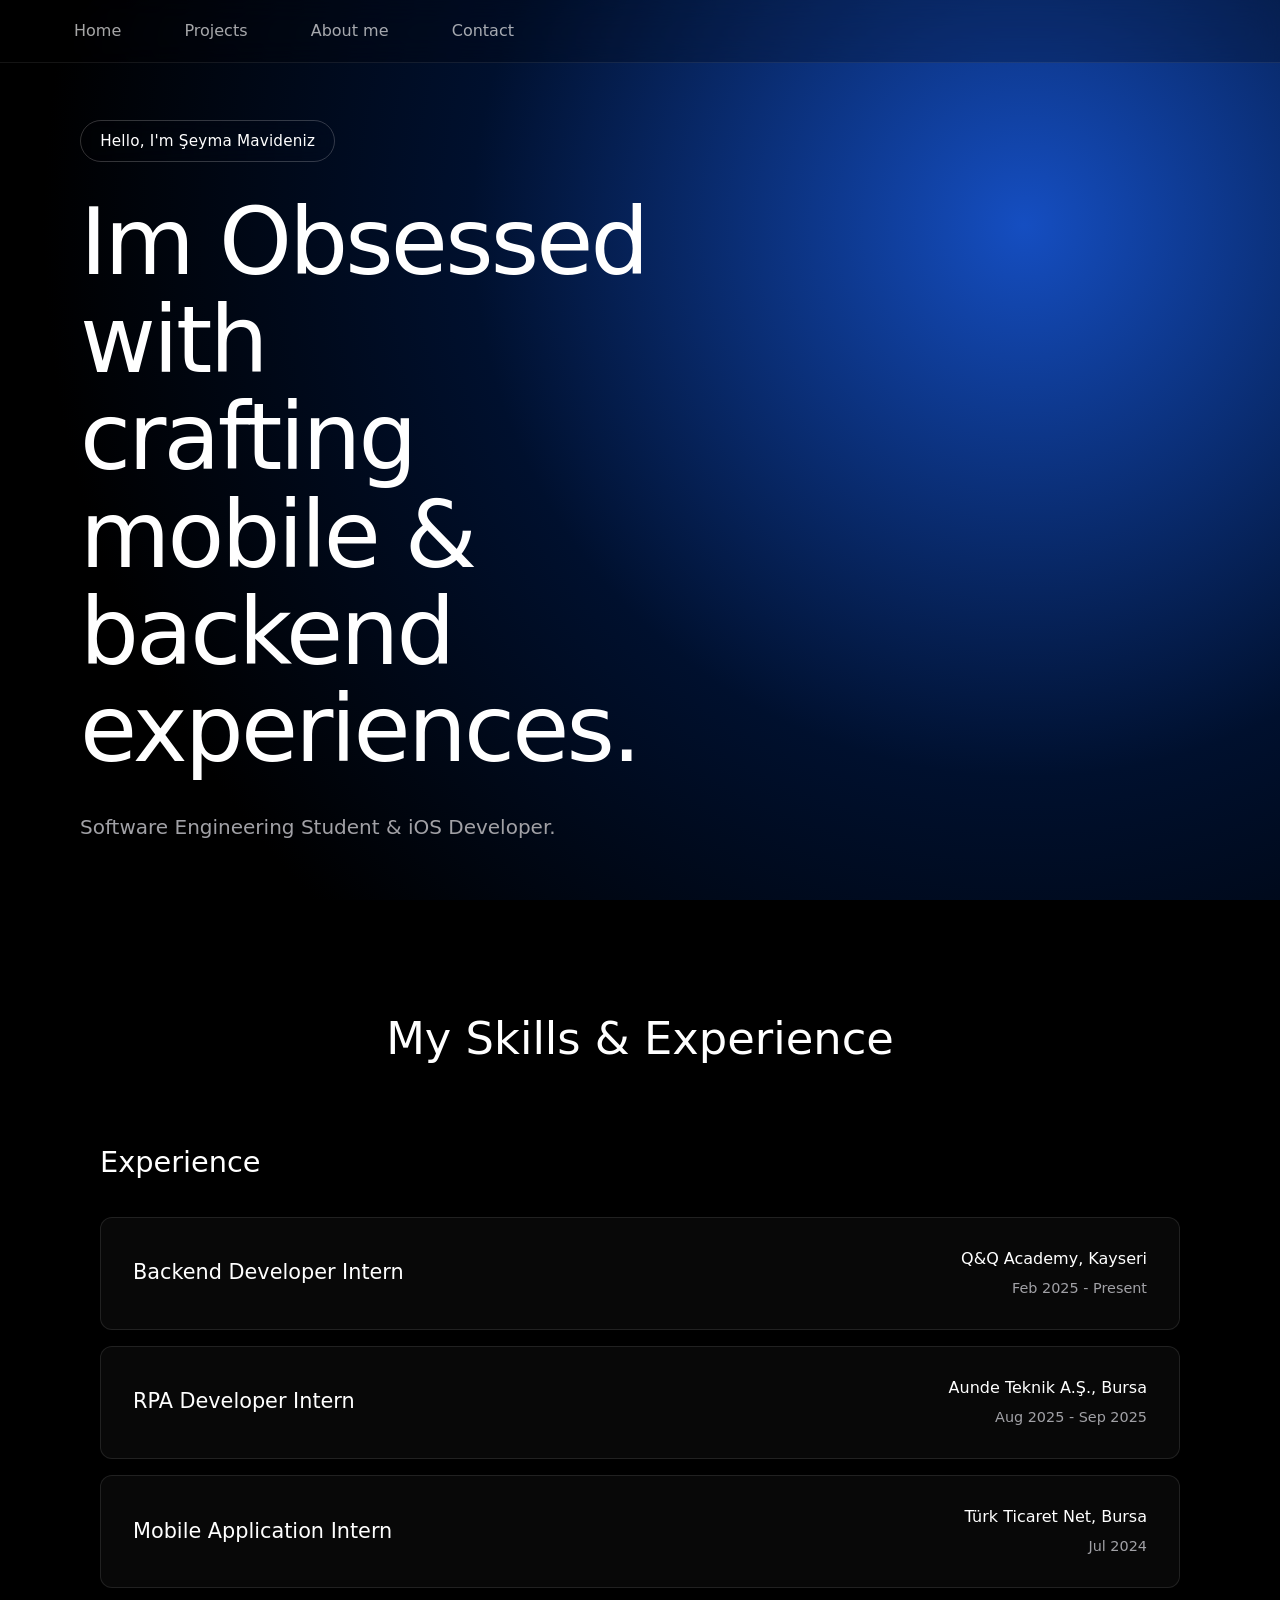
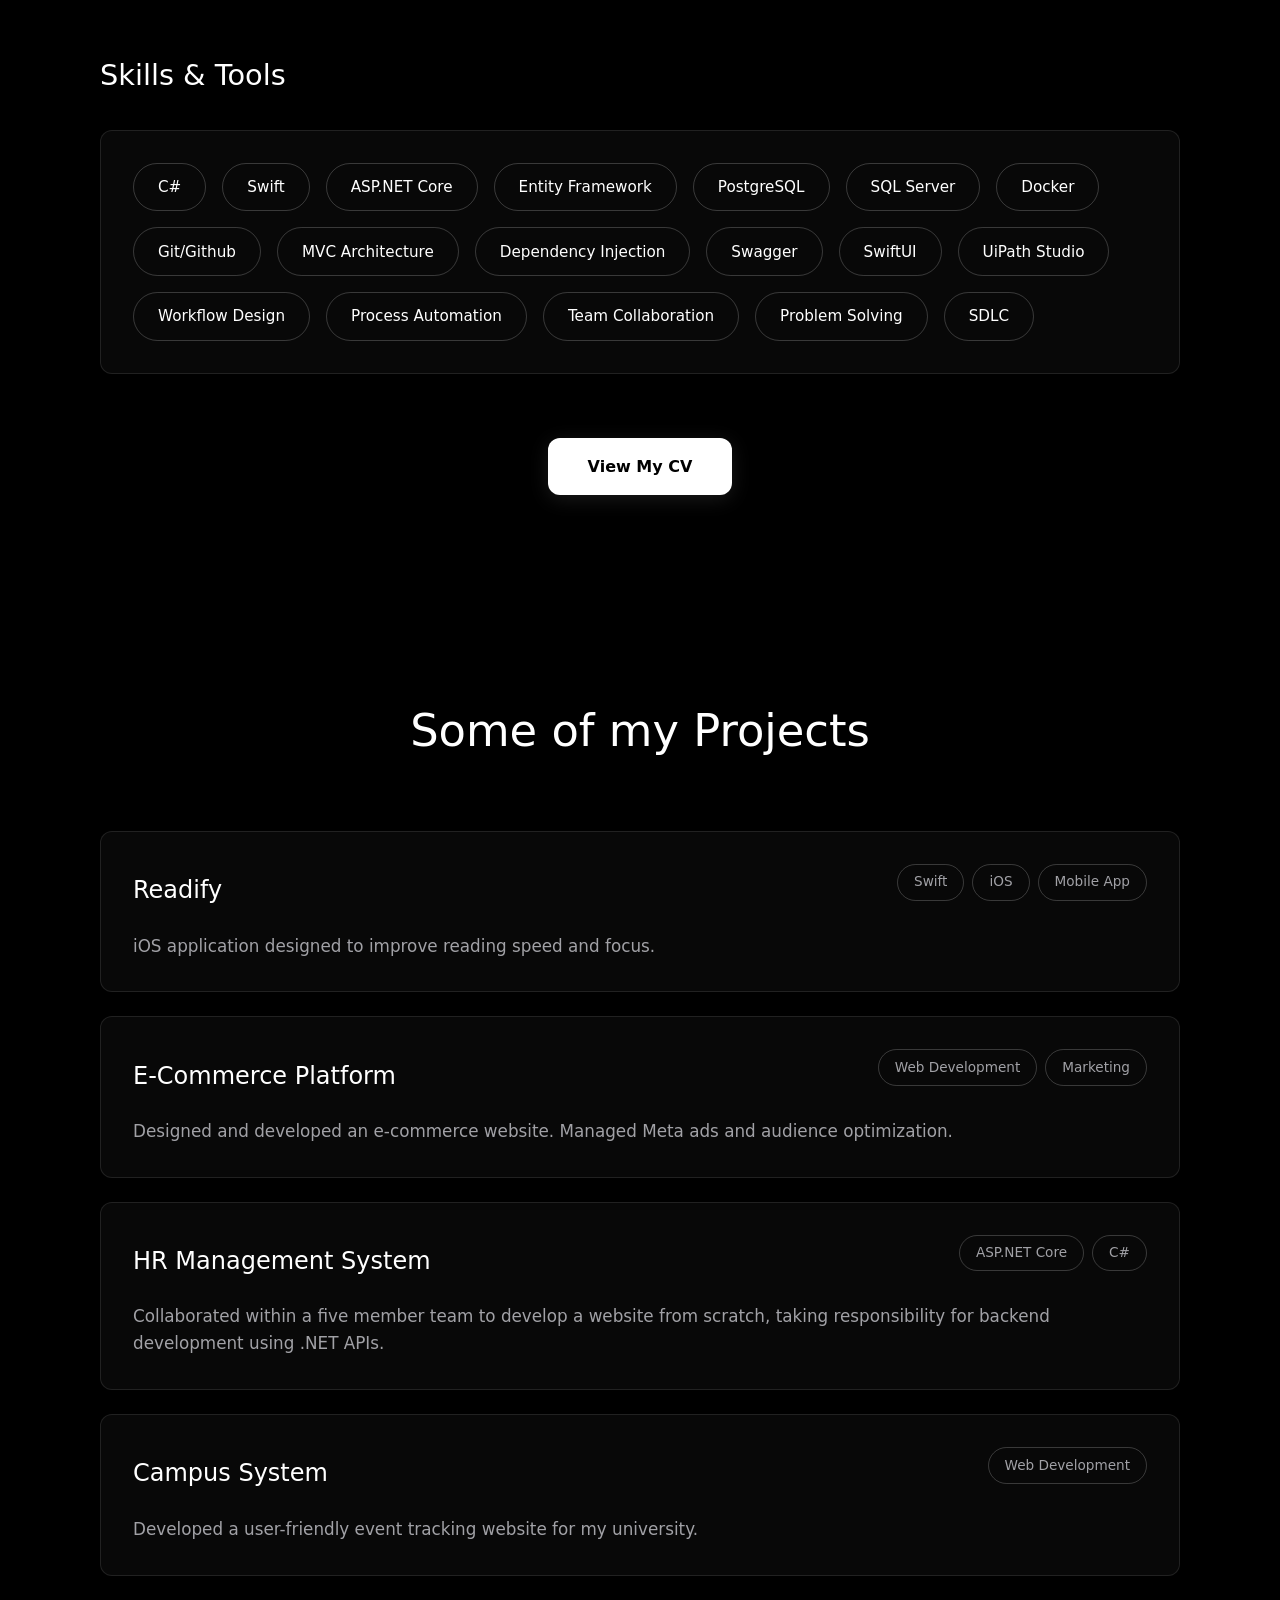
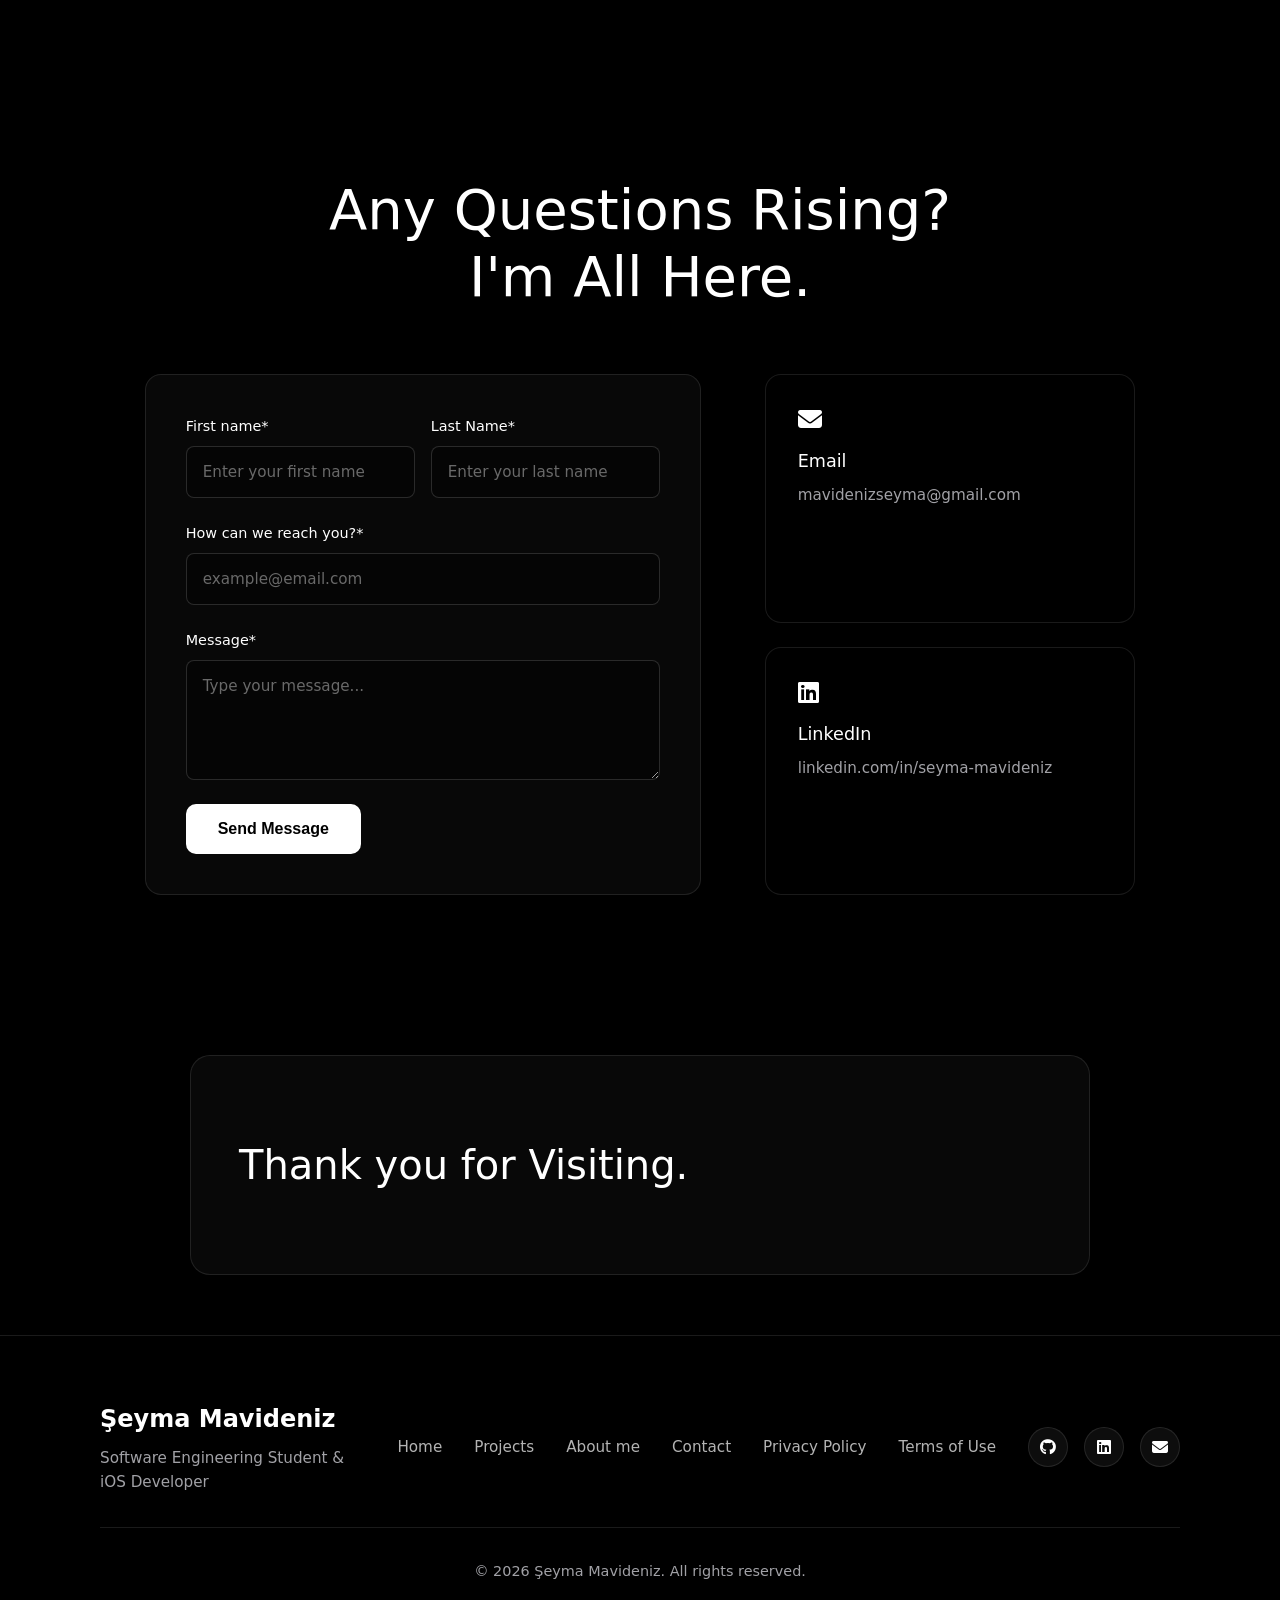
<file: index.html>
<!DOCTYPE html>
<html lang="tr">
<head>
    <script defer src="https://cloud.umami.is/script.js" data-website-id="8752d5a3-9cdb-41ad-aaca-ebec0aad9efa"></script>
    <meta name="google-site-verification" content="MoERYDr8XKQ7Hfe0EoD_Jc-TGf2xcRUwO3XhSRTYJAA" />
    <meta charset="UTF-8">
    <meta name="viewport" content="width=device-width, initial-scale=1.0">
    <title>Şeyma Mavideniz</title>
    <link rel="stylesheet" href="styles.css">
    <link rel="stylesheet" href="https://cdnjs.cloudflare.com/ajax/libs/font-awesome/6.4.0/css/all.min.css">
</head>
<body>
    <!-- NAVBAR -->
<nav class="navbar">
    <div class="container nav-inner">
      <ul class="nav-menu" id="navMenu">
        <li><a class="nav-link" href="#home">Home</a></li>
        <li><a class="nav-link" href="#projects">Projects</a></li>
        <li><a class="nav-link" href="#about">About me</a></li>
        <li><a class="nav-link" href="#contact">Contact</a></li>
      </ul>
  
      <button class="hamburger" id="hamburger" aria-label="Menüyü Aç/Kapat" aria-expanded="false">
        <span></span>
        <span></span>
        <span></span>
      </button>
    </div>
  </nav>
    <!-- Hero Section -->
    <section id="home" class="hero">
        <div class="hero-content">
            <div class="hero-text">
                <div class="hello-badge">
                    Hello, I'm Şeyma Mavideniz
                </div>
                <h1 class="hero-title">Im Obsessed with<br>crafting mobile &<br>backend experiences.</h1>
                <p class="hero-subtitle">Software Engineering Student & iOS Developer.</p>
            </div>
            <div class="hero-image">
                <div class="character-image">
                    <video autoplay loop muted playsinline>
                        <source src="avatar.mp4" type="video/mp4">
                    </video>
                </div>
            </div>
        </div>
    </section>

    <!-- About Section - Skills & Experience -->
    <section id="about" class="about">
        <div class="container">
            <h2 class="section-title">My Skills & Experience</h2>
            
            <div class="experience-section">
                <h3 class="subsection-title">Experience</h3>
                
                <div class="experience-list">
                    <div class="experience-item">
                        <div class="experience-details">
                            <h4 class="experience-title">Backend Developer Intern</h4>
                        </div>
                        <div class="experience-meta">
                            <span class="experience-location">Q&Q Academy, Kayseri</span>
                            <span class="experience-date">Feb 2025 - Present</span>
                        </div>
                    </div>

                    <div class="experience-item">
                        <div class="experience-details">
                            <h4 class="experience-title">RPA Developer Intern</h4>
                        </div>
                        <div class="experience-meta">
                            <span class="experience-location">Aunde Teknik A.Ş., Bursa</span>
                            <span class="experience-date">Aug 2025 - Sep 2025</span>
                        </div>
                    </div>

                    <div class="experience-item">
                        <div class="experience-details">
                            <h4 class="experience-title">Mobile Application Intern</h4>
                        </div>
                        <div class="experience-meta">
                            <span class="experience-location">Türk Ticaret Net, Bursa</span>
                            <span class="experience-date">Jul 2024</span>
                        </div>
                    </div>
                </div>
            </div>

            <div class="skills-section">
                <h3 class="subsection-title">Skills & Tools</h3>
                <div class="skills-tags">
                    <span class="skill-tag">C#</span>
                    <span class="skill-tag">Swift</span>
                    <span class="skill-tag">ASP.NET Core</span>
                    <span class="skill-tag">Entity Framework</span>
                    <span class="skill-tag">PostgreSQL</span>
                    <span class="skill-tag">SQL Server</span>
                    <span class="skill-tag">Docker</span>
                    <span class="skill-tag">Git/Github</span>
                    <span class="skill-tag">MVC Architecture</span>
                    <span class="skill-tag">Dependency Injection</span>
                    <span class="skill-tag">Swagger</span>
                    <span class="skill-tag">SwiftUI</span>
                    <span class="skill-tag">UiPath Studio</span>
                    <span class="skill-tag">Workflow Design</span>
                    <span class="skill-tag">Process Automation</span>
                    <span class="skill-tag">Team Collaboration</span>
                    <span class="skill-tag">Problem Solving</span>
                    <span class="skill-tag">SDLC</span>
                </div>
            </div>

            <div class="cv-section">
                <a href="CV SEYMA.pdf" target="_blank" class="btn-cv">
                    View My CV
                </a>
            </div>
        </div>
    </section>

    <!-- Skills Section -->
    <section id="skills" class="skills">
        <div class="container">
            <h2 class="section-title">Yetenekler</h2>
            <div class="skills-grid">
                <div class="skill-card">
                    <div class="skill-icon">
                        <i class="fab fa-html5"></i>
                    </div>
                    <h3>Frontend</h3>
                    <p>HTML, CSS, JavaScript, React, Vue.js</p>
                    <div class="skill-bar">
                        <div class="skill-progress" data-progress="85"></div>
                    </div>
                </div>
                <div class="skill-card">
                    <div class="skill-icon">
                        <i class="fas fa-server"></i>
                    </div>
                    <h3>Backend</h3>
                    <p>Node.js, Python, Java, SQL, MongoDB</p>
                    <div class="skill-bar">
                        <div class="skill-progress" data-progress="75"></div>
                    </div>
                </div>
                <div class="skill-card">
                    <div class="skill-icon">
                        <i class="fas fa-mobile-alt"></i>
                    </div>
                    <h3>Mobile</h3>
                    <p>React Native, Flutter, Android</p>
                    <div class="skill-bar">
                        <div class="skill-progress" data-progress="70"></div>
                    </div>
                </div>
                <div class="skill-card">
                    <div class="skill-icon">
                        <i class="fas fa-code-branch"></i>
                    </div>
                    <h3>Tools & Others</h3>
                    <p>Git, Docker, AWS, CI/CD</p>
                    <div class="skill-bar">
                        <div class="skill-progress" data-progress="80"></div>
                    </div>
                </div>
            </div>
        </div>
    </section>

    <!-- Projects Section -->
    <section id="projects" class="projects">
        <div class="container">
            <h2 class="section-title">Some of my Projects</h2>
            <div class="projects-list">
                <div class="project-item">
                    <div class="project-header">
                        <h3 class="project-name">Readify</h3>
                        <div class="project-tags">
                            <span class="project-tag">Swift</span>
                            <span class="project-tag">iOS</span>
                            <span class="project-tag">Mobile App</span>
                        </div>
                    </div>
                    <p class="project-description">iOS application designed to improve reading speed and focus.</p>
                </div>

                <div class="project-item">
                    <div class="project-header">
                        <h3 class="project-name">E-Commerce Platform</h3>
                        <div class="project-tags">
                            <span class="project-tag">Web Development</span>
                            <span class="project-tag">Marketing</span>
                        </div>
                    </div>
                    <p class="project-description">Designed and developed an e-commerce website. Managed Meta ads and audience optimization.</p>
                </div>

                <div class="project-item">
                    <div class="project-header">
                        <h3 class="project-name">HR Management System</h3>
                        <div class="project-tags">
                            <span class="project-tag">ASP.NET Core</span>
                            <span class="project-tag">C#</span>
                        </div>
                    </div>
                    <p class="project-description">Collaborated within a five member team to develop a website from scratch, taking responsibility for backend development using .NET APIs.</p>
                </div>

                <div class="project-item">
                    <div class="project-header">
                        <h3 class="project-name">Campus System</h3>
                        <div class="project-tags">
                            <span class="project-tag">Web Development</span>
                        </div>
                    </div>
                    <p class="project-description">Developed a user-friendly event tracking website for my university.</p>
                </div>
            </div>
        </div>
    </section>

    <!-- Contact Section -->
    <section id="contact" class="contact">
        <div class="container">
            <div class="contact-header">
                <h2 class="contact-title">Any Questions Rising?<br>I'm All Here.</h2>
            </div>
            
            <div class="contact-wrapper">
                <form class="contact-form-modern" id="contactForm" action="https://formspree.io/f/mvzbyrjz" method="POST">
                    <input type="hidden" name="_subject" value="New message from seymamavideniz website">
                    <div class="form-row">
                        <div class="form-field">
                            <label for="firstName">First name*</label>
                            <input type="text" id="firstName" name="firstName" placeholder="Enter your first name" required>
                        </div>
                        <div class="form-field">
                            <label for="lastName">Last Name*</label>
                            <input type="text" id="lastName" name="lastName" placeholder="Enter your last name" required>
                        </div>
                    </div>

                    <div class="form-field">
                        <label for="email">How can we reach you?*</label>
                        <input type="email" id="email" name="email" placeholder="example@email.com" required>
                    </div>

                    <div class="form-field">
                        <label for="message">Message*</label>
                        <textarea id="message" name="message" rows="4" placeholder="Type your message..." required></textarea>
                    </div>

                    <button type="submit" class="btn-submit">Send Message</button>
                </form>

                <div class="contact-info-modern">
                    <a href="mailto:mavidenizseyma@gmail.com" class="contact-card contact-card-link">
                        <div class="contact-card-header">
                            <i class="fas fa-envelope"></i>
                        </div>
                        <h4>Email</h4>
                        <p>mavidenizseyma@gmail.com</p>
                    </a>

                    <a href="https://www.linkedin.com/in/seyma-mavideniz" target="_blank" class="contact-card contact-card-link">
                        <div class="contact-card-header">
                            <i class="fab fa-linkedin"></i>
                        </div>
                        <h4>LinkedIn</h4>
                        <p>linkedin.com/in/seyma-mavideniz</p>
                    </a>
                </div>
            </div>
        </div>
    </section>

    <!-- Thank You Section -->
    <section class="thank-you-section">
        <div class="container">
            <div class="thank-you-content">
                <h2 class="thank-you-title">Thank you for Visiting.</h2>
                <div class="thank-you-character">
                    <video autoplay loop muted playsinline>
                        <source src="avatar.mp4" type="video/mp4">
                    </video>
                </div>
            </div>
        </div>
    </section>

    <!-- Footer -->
    <footer class="footer">
        <div class="container">
            <div class="footer-content">
                <div class="footer-left">
                    <h3 class="footer-name">Şeyma Mavideniz</h3>
                    <p class="footer-tagline">Software Engineering Student & iOS Developer</p>
                </div>
                <div class="footer-links">
                    <a href="#home" class="footer-link">Home</a>
                    <a href="#projects" class="footer-link">Projects</a>
                    <a href="#about" class="footer-link">About me</a>
                    <a href="#contact" class="footer-link">Contact</a>
                    <a href="/privacy" class="footer-link">Privacy Policy</a>
                    <a href="/terms" class="footer-link">Terms of Use</a>
                </div>
                <div class="footer-social">
                    <a href="https://github.com/seymavideniz" target="_blank" aria-label="GitHub">
                        <i class="fab fa-github"></i>
                    </a>
                    <a href="https://www.linkedin.com/in/seyma-mavideniz" target="_blank" aria-label="LinkedIn">
                        <i class="fab fa-linkedin"></i>
                    </a>
                    <a href="mailto:mavidenizseyma@gmail.com" aria-label="Email">
                        <i class="fas fa-envelope"></i>
                    </a>
                </div>
            </div>
            <div class="footer-bottom">
                <p>&copy; 2026 Şeyma Mavideniz. All rights reserved.</p>
            </div>
        </div>
    </footer>

    <script src="script.js"></script>
</body>
</html>
</file>
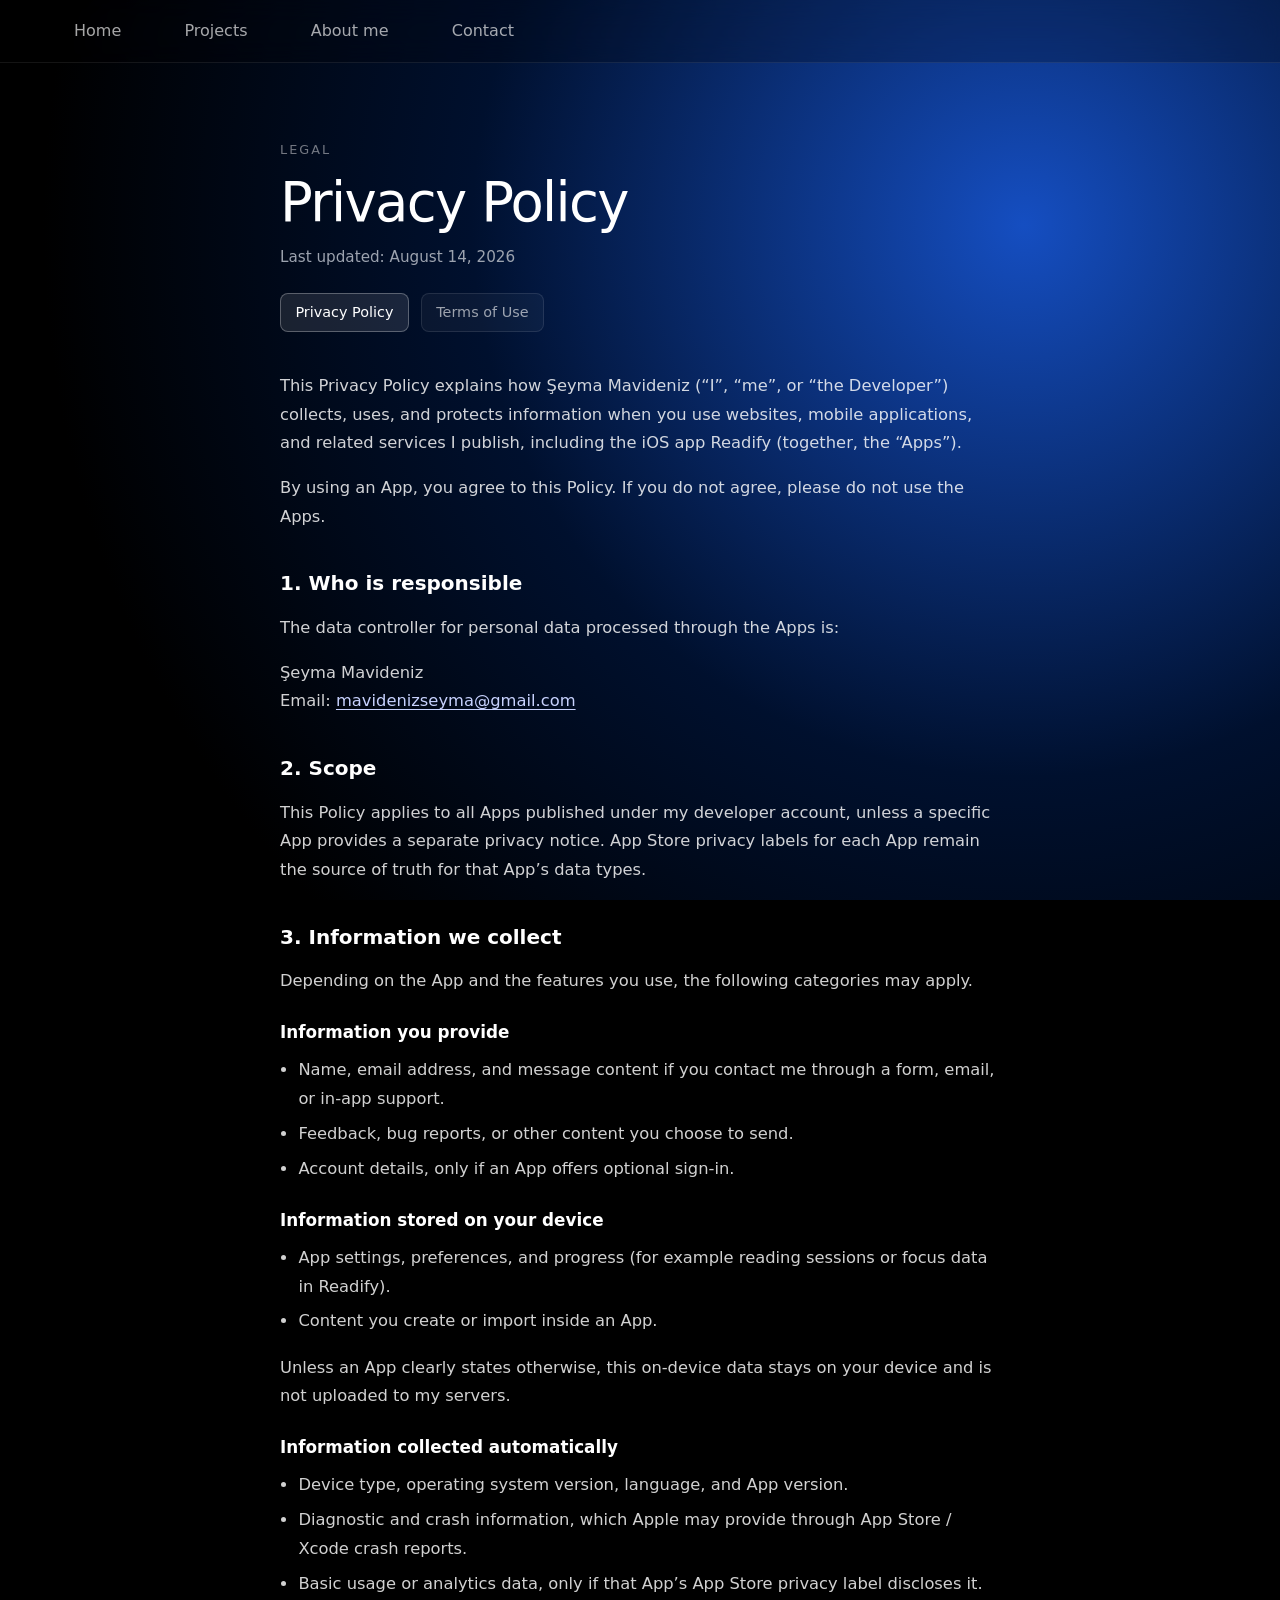
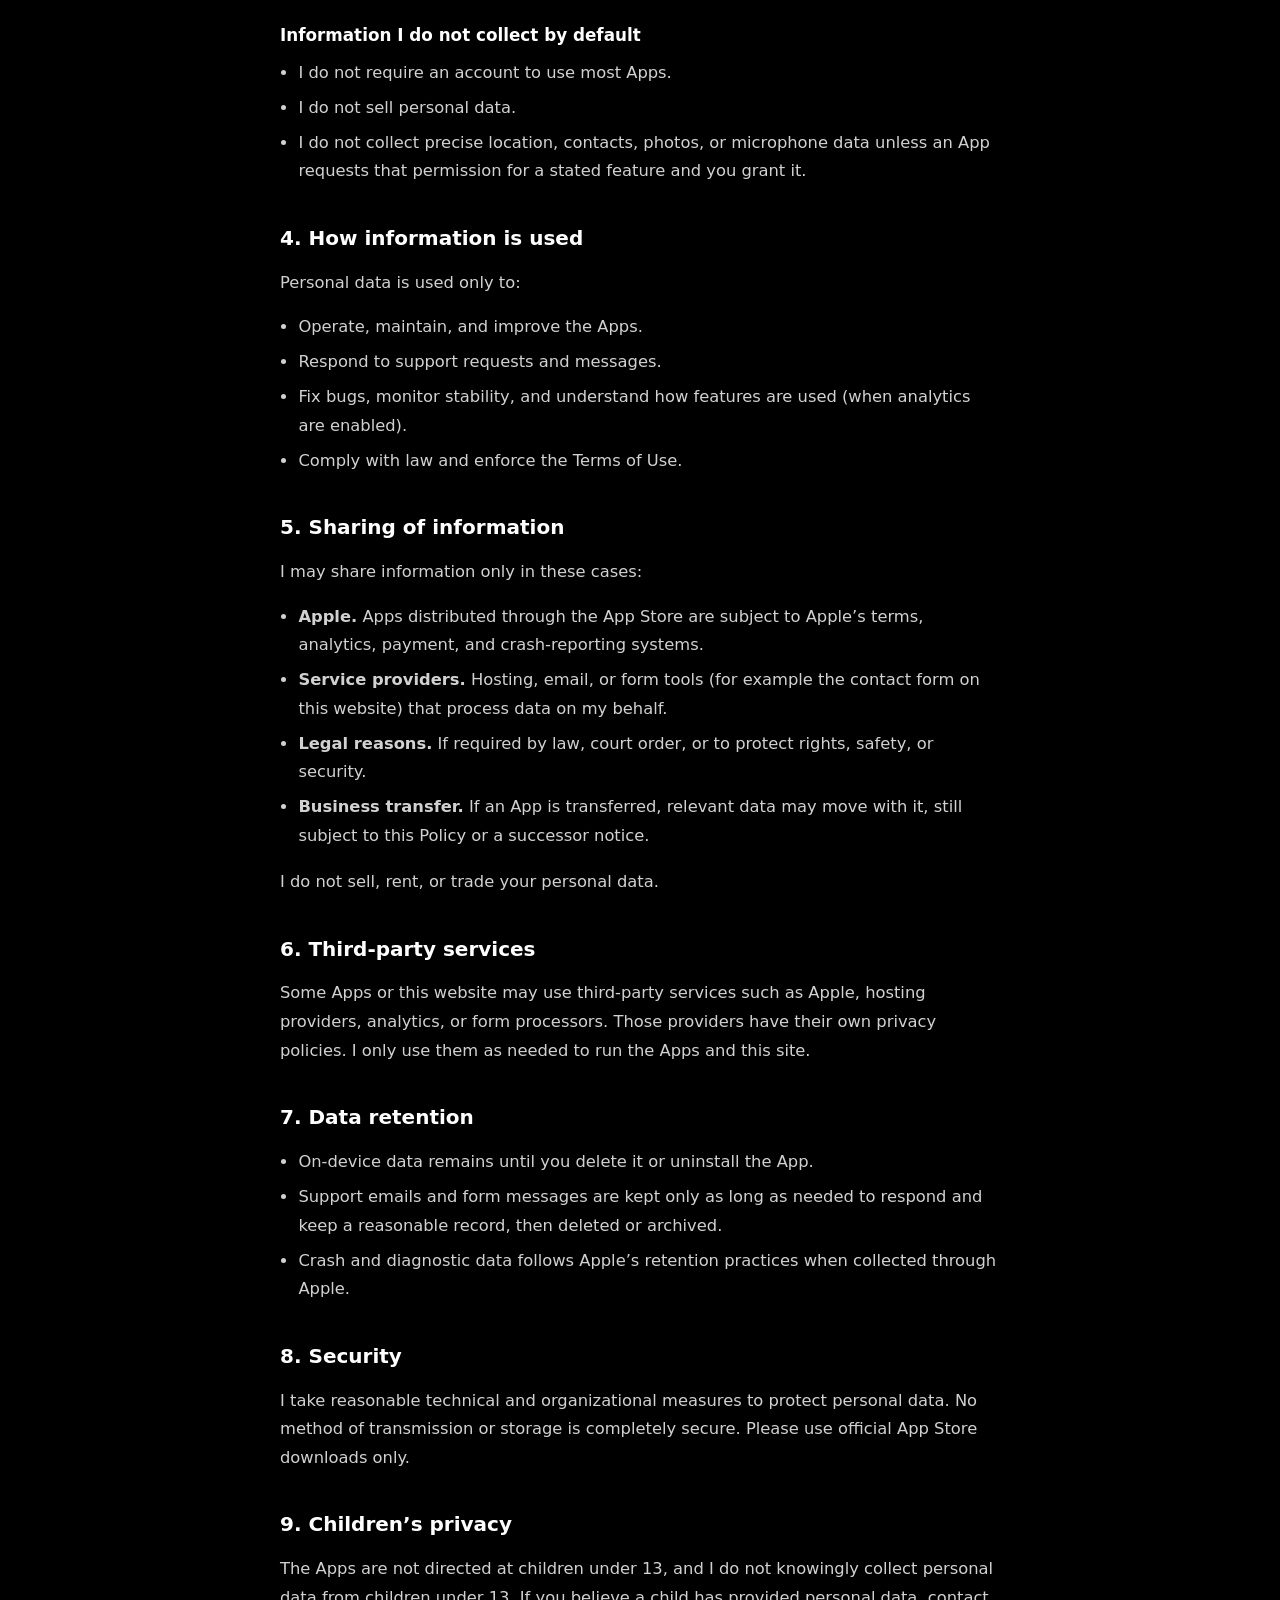
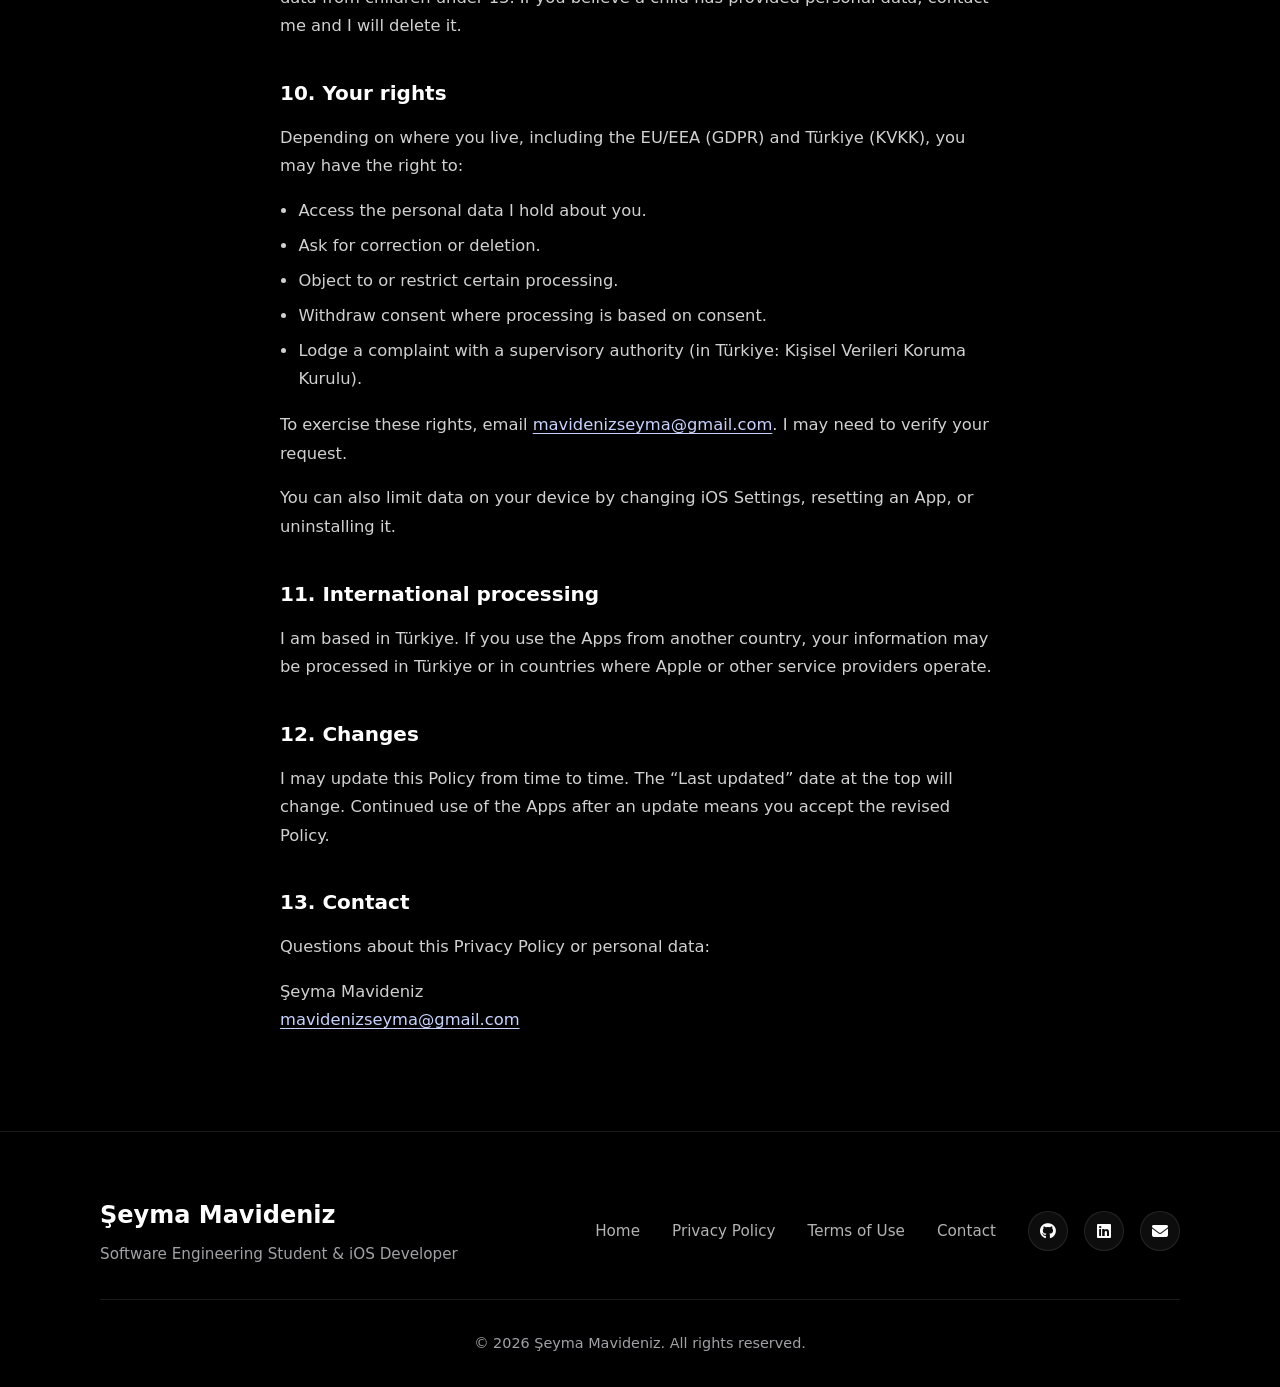
<file: privacy.html>
<!DOCTYPE html>
<html lang="en">
<head>
    <script defer src="https://cloud.umami.is/script.js" data-website-id="8752d5a3-9cdb-41ad-aaca-ebec0aad9efa"></script>
    <meta charset="UTF-8">
    <meta name="viewport" content="width=device-width, initial-scale=1.0">
    <title>Privacy Policy — Şeyma Mavideniz</title>
    <meta name="description" content="Privacy Policy for apps and services published by Şeyma Mavideniz.">
    <link rel="stylesheet" href="styles.css">
    <link rel="stylesheet" href="https://cdnjs.cloudflare.com/ajax/libs/font-awesome/6.4.0/css/all.min.css">
</head>
<body class="legal-page">
    <nav class="navbar">
        <div class="container nav-inner">
            <ul class="nav-menu" id="navMenu">
                <li><a class="nav-link" href="index.html#home">Home</a></li>
                <li><a class="nav-link" href="index.html#projects">Projects</a></li>
                <li><a class="nav-link" href="index.html#about">About me</a></li>
                <li><a class="nav-link" href="index.html#contact">Contact</a></li>
            </ul>
            <button class="hamburger" id="hamburger" aria-label="Open or close menu" aria-expanded="false">
                <span></span>
                <span></span>
                <span></span>
            </button>
        </div>
    </nav>

    <main class="legal">
        <div class="container legal-wrap">
            <p class="legal-kicker">Legal</p>
            <h1 class="legal-title">Privacy Policy</h1>
            <p class="legal-meta">Last updated: August 14, 2026</p>
            <nav class="legal-switch" aria-label="Legal documents">
                <a href="/privacy" aria-current="page">Privacy Policy</a>
                <a href="/terms">Terms of Use</a>
            </nav>

            <div class="legal-body">
                <p>
                    This Privacy Policy explains how Şeyma Mavideniz (“I”, “me”, or “the Developer”) collects, uses, and protects information when you use websites, mobile applications, and related services I publish, including the iOS app Readify (together, the “Apps”).
                </p>
                <p>
                    By using an App, you agree to this Policy. If you do not agree, please do not use the Apps.
                </p>

                <h2>1. Who is responsible</h2>
                <p>
                    The data controller for personal data processed through the Apps is:
                </p>
                <p>
                    Şeyma Mavideniz<br>
                    Email: <a href="mailto:mavidenizseyma@gmail.com">mavidenizseyma@gmail.com</a>
                </p>

                <h2>2. Scope</h2>
                <p>
                    This Policy applies to all Apps published under my developer account, unless a specific App provides a separate privacy notice. App Store privacy labels for each App remain the source of truth for that App’s data types.
                </p>

                <h2>3. Information we collect</h2>
                <p>Depending on the App and the features you use, the following categories may apply.</p>

                <h3>Information you provide</h3>
                <ul>
                    <li>Name, email address, and message content if you contact me through a form, email, or in-app support.</li>
                    <li>Feedback, bug reports, or other content you choose to send.</li>
                    <li>Account details, only if an App offers optional sign-in.</li>
                </ul>

                <h3>Information stored on your device</h3>
                <ul>
                    <li>App settings, preferences, and progress (for example reading sessions or focus data in Readify).</li>
                    <li>Content you create or import inside an App.</li>
                </ul>
                <p>
                    Unless an App clearly states otherwise, this on-device data stays on your device and is not uploaded to my servers.
                </p>

                <h3>Information collected automatically</h3>
                <ul>
                    <li>Device type, operating system version, language, and App version.</li>
                    <li>Diagnostic and crash information, which Apple may provide through App Store / Xcode crash reports.</li>
                    <li>Basic usage or analytics data, only if that App’s App Store privacy label discloses it.</li>
                </ul>

                <h3>Information I do not collect by default</h3>
                <ul>
                    <li>I do not require an account to use most Apps.</li>
                    <li>I do not sell personal data.</li>
                    <li>I do not collect precise location, contacts, photos, or microphone data unless an App requests that permission for a stated feature and you grant it.</li>
                </ul>

                <h2>4. How information is used</h2>
                <p>Personal data is used only to:</p>
                <ul>
                    <li>Operate, maintain, and improve the Apps.</li>
                    <li>Respond to support requests and messages.</li>
                    <li>Fix bugs, monitor stability, and understand how features are used (when analytics are enabled).</li>
                    <li>Comply with law and enforce the Terms of Use.</li>
                </ul>

                <h2>5. Sharing of information</h2>
                <p>I may share information only in these cases:</p>
                <ul>
                    <li><strong>Apple.</strong> Apps distributed through the App Store are subject to Apple’s terms, analytics, payment, and crash-reporting systems.</li>
                    <li><strong>Service providers.</strong> Hosting, email, or form tools (for example the contact form on this website) that process data on my behalf.</li>
                    <li><strong>Legal reasons.</strong> If required by law, court order, or to protect rights, safety, or security.</li>
                    <li><strong>Business transfer.</strong> If an App is transferred, relevant data may move with it, still subject to this Policy or a successor notice.</li>
                </ul>
                <p>I do not sell, rent, or trade your personal data.</p>

                <h2>6. Third-party services</h2>
                <p>
                    Some Apps or this website may use third-party services such as Apple, hosting providers, analytics, or form processors. Those providers have their own privacy policies. I only use them as needed to run the Apps and this site.
                </p>

                <h2>7. Data retention</h2>
                <ul>
                    <li>On-device data remains until you delete it or uninstall the App.</li>
                    <li>Support emails and form messages are kept only as long as needed to respond and keep a reasonable record, then deleted or archived.</li>
                    <li>Crash and diagnostic data follows Apple’s retention practices when collected through Apple.</li>
                </ul>

                <h2>8. Security</h2>
                <p>
                    I take reasonable technical and organizational measures to protect personal data. No method of transmission or storage is completely secure. Please use official App Store downloads only.
                </p>

                <h2>9. Children’s privacy</h2>
                <p>
                    The Apps are not directed at children under 13, and I do not knowingly collect personal data from children under 13. If you believe a child has provided personal data, contact me and I will delete it.
                </p>

                <h2>10. Your rights</h2>
                <p>
                    Depending on where you live, including the EU/EEA (GDPR) and Türkiye (KVKK), you may have the right to:
                </p>
                <ul>
                    <li>Access the personal data I hold about you.</li>
                    <li>Ask for correction or deletion.</li>
                    <li>Object to or restrict certain processing.</li>
                    <li>Withdraw consent where processing is based on consent.</li>
                    <li>Lodge a complaint with a supervisory authority (in Türkiye: Kişisel Verileri Koruma Kurulu).</li>
                </ul>
                <p>
                    To exercise these rights, email <a href="mailto:mavidenizseyma@gmail.com">mavidenizseyma@gmail.com</a>. I may need to verify your request.
                </p>
                <p>
                    You can also limit data on your device by changing iOS Settings, resetting an App, or uninstalling it.
                </p>

                <h2>11. International processing</h2>
                <p>
                    I am based in Türkiye. If you use the Apps from another country, your information may be processed in Türkiye or in countries where Apple or other service providers operate.
                </p>

                <h2>12. Changes</h2>
                <p>
                    I may update this Policy from time to time. The “Last updated” date at the top will change. Continued use of the Apps after an update means you accept the revised Policy.
                </p>

                <h2>13. Contact</h2>
                <p>
                    Questions about this Privacy Policy or personal data:
                </p>
                <p>
                    Şeyma Mavideniz<br>
                    <a href="mailto:mavidenizseyma@gmail.com">mavidenizseyma@gmail.com</a>
                </p>
            </div>
        </div>
    </main>

    <footer class="footer">
        <div class="container">
            <div class="footer-content">
                <div class="footer-left">
                    <h3 class="footer-name">Şeyma Mavideniz</h3>
                    <p class="footer-tagline">Software Engineering Student & iOS Developer</p>
                </div>
                <div class="footer-links">
                    <a href="index.html#home" class="footer-link">Home</a>
                    <a href="/privacy" class="footer-link">Privacy Policy</a>
                    <a href="/terms" class="footer-link">Terms of Use</a>
                    <a href="index.html#contact" class="footer-link">Contact</a>
                </div>
                <div class="footer-social">
                    <a href="https://github.com/seymavideniz" target="_blank" aria-label="GitHub">
                        <i class="fab fa-github"></i>
                    </a>
                    <a href="https://www.linkedin.com/in/seyma-mavideniz" target="_blank" aria-label="LinkedIn">
                        <i class="fab fa-linkedin"></i>
                    </a>
                    <a href="mailto:mavidenizseyma@gmail.com" aria-label="Email">
                        <i class="fas fa-envelope"></i>
                    </a>
                </div>
            </div>
            <div class="footer-bottom">
                <p>&copy; 2026 Şeyma Mavideniz. All rights reserved.</p>
            </div>
        </div>
    </footer>

    <script src="script.js"></script>
</body>
</html>
</file>
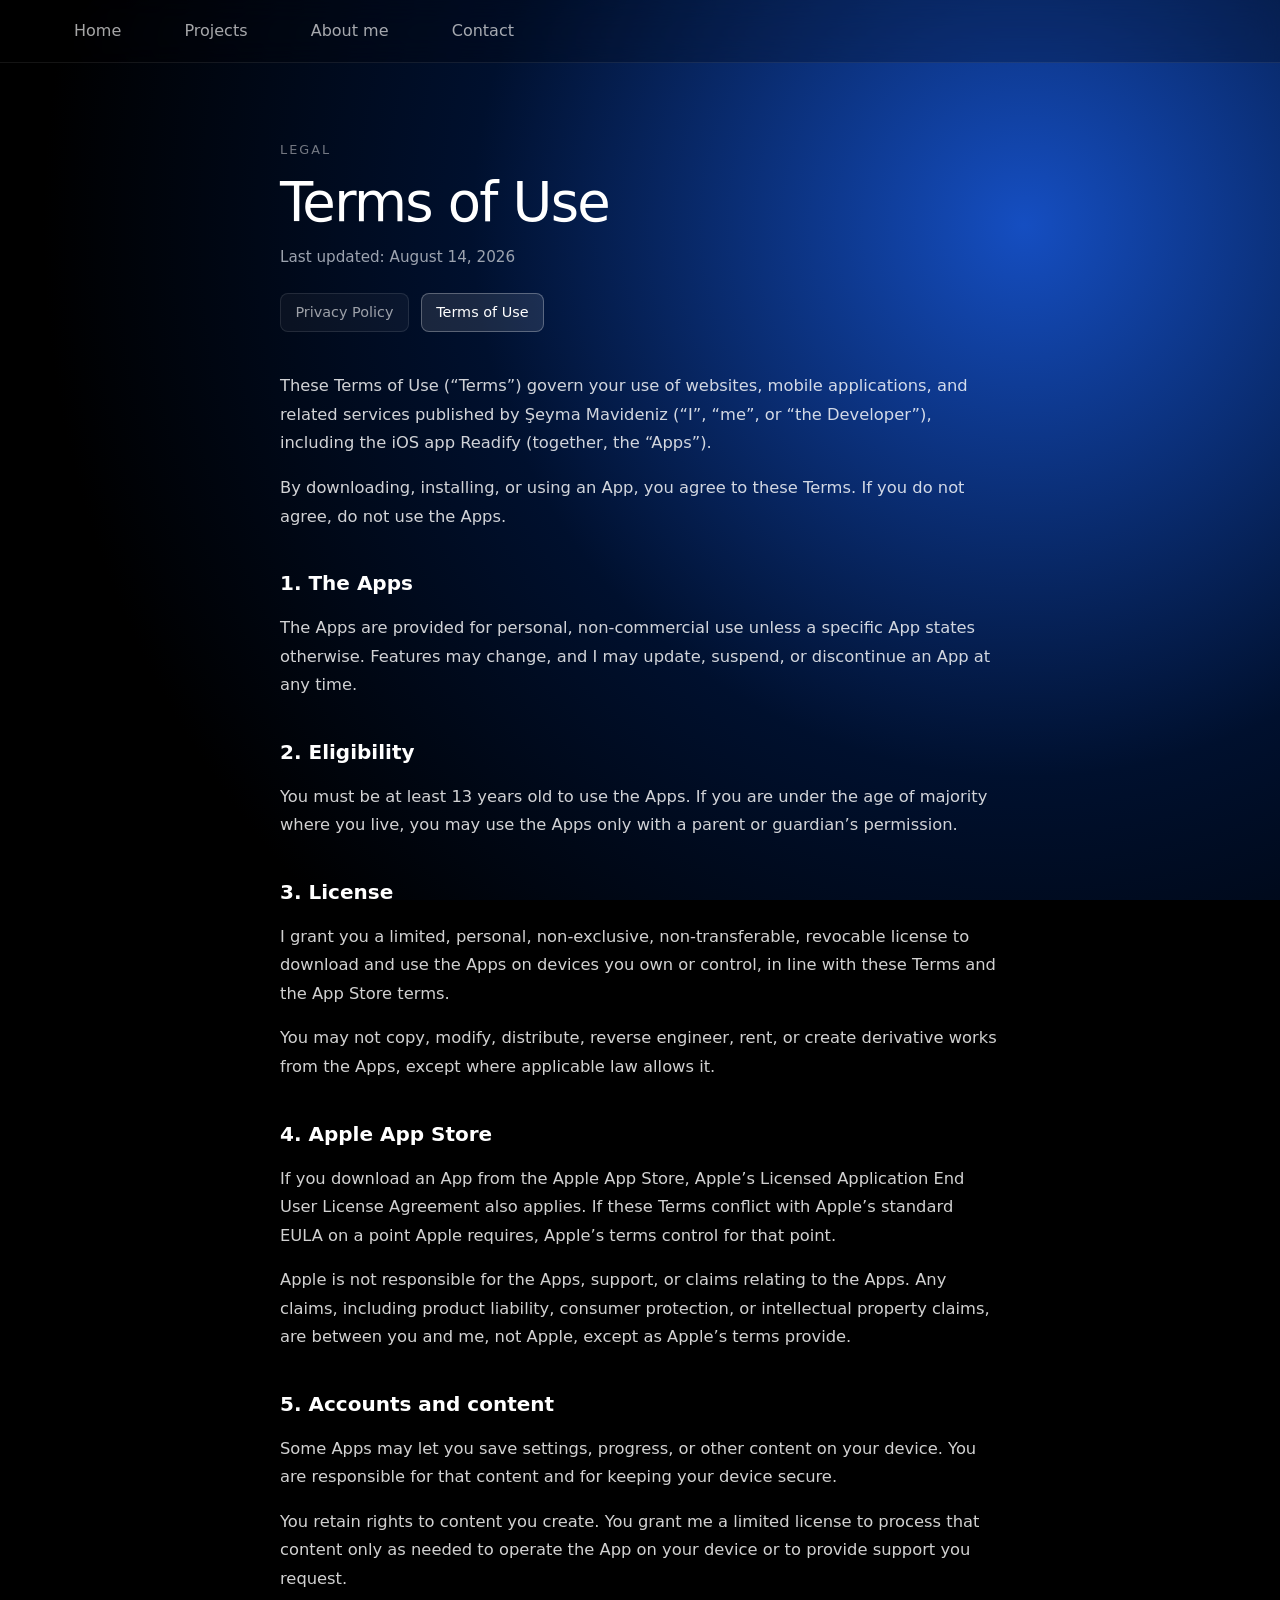
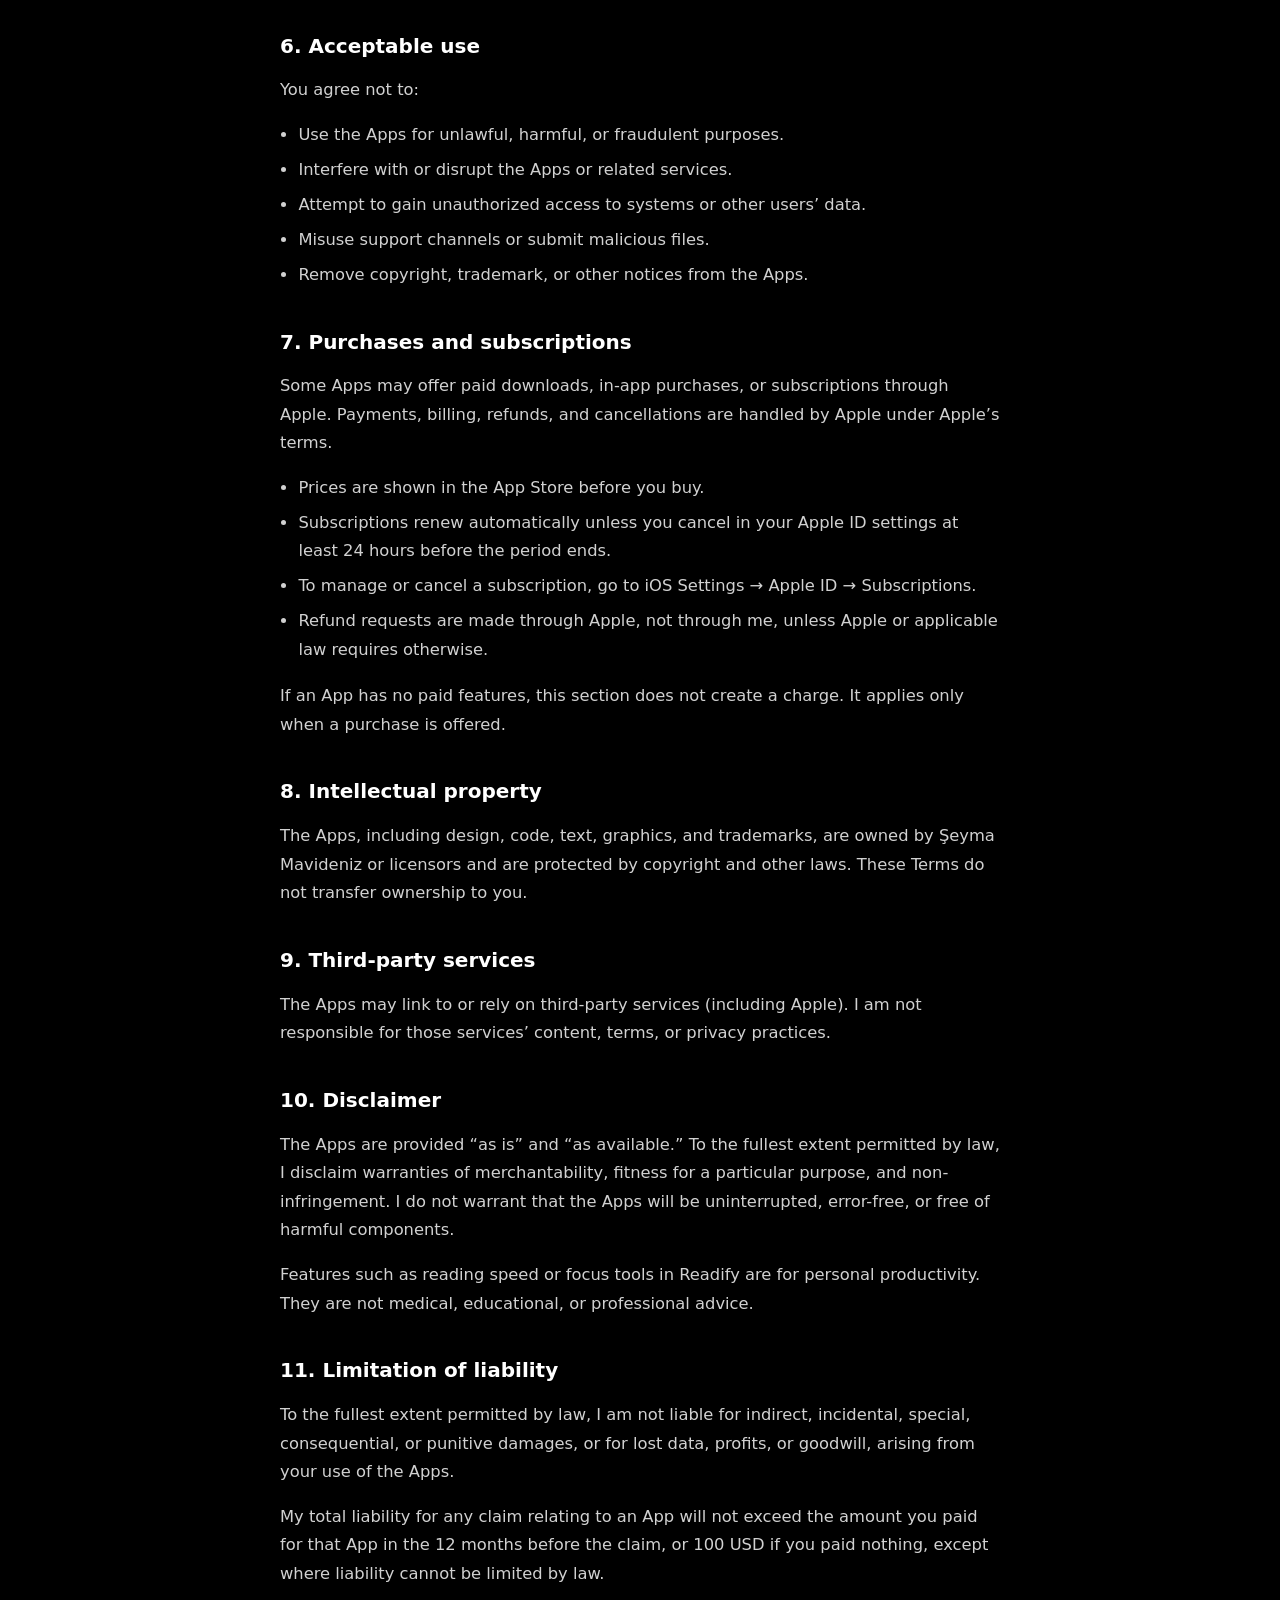
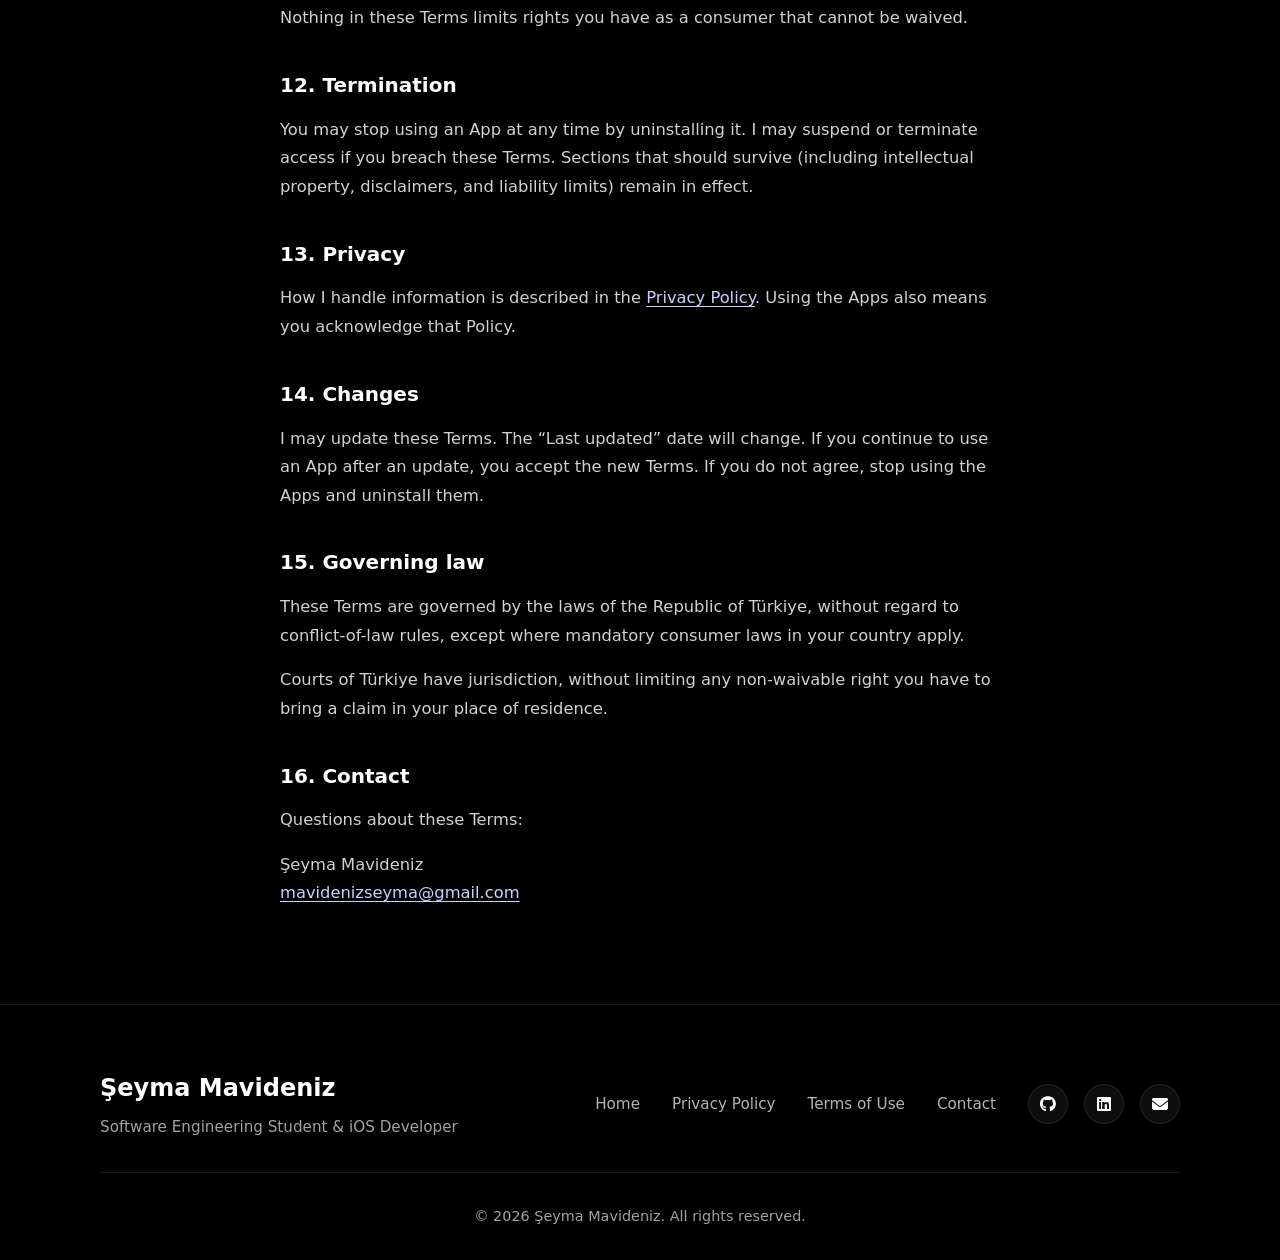
<file: terms.html>
<!DOCTYPE html>
<html lang="en">
<head>
    <script defer src="https://cloud.umami.is/script.js" data-website-id="8752d5a3-9cdb-41ad-aaca-ebec0aad9efa"></script>
    <meta charset="UTF-8">
    <meta name="viewport" content="width=device-width, initial-scale=1.0">
    <title>Terms of Use — Şeyma Mavideniz</title>
    <meta name="description" content="Terms of Use for apps and services published by Şeyma Mavideniz.">
    <link rel="stylesheet" href="styles.css">
    <link rel="stylesheet" href="https://cdnjs.cloudflare.com/ajax/libs/font-awesome/6.4.0/css/all.min.css">
</head>
<body class="legal-page">
    <nav class="navbar">
        <div class="container nav-inner">
            <ul class="nav-menu" id="navMenu">
                <li><a class="nav-link" href="index.html#home">Home</a></li>
                <li><a class="nav-link" href="index.html#projects">Projects</a></li>
                <li><a class="nav-link" href="index.html#about">About me</a></li>
                <li><a class="nav-link" href="index.html#contact">Contact</a></li>
            </ul>
            <button class="hamburger" id="hamburger" aria-label="Open or close menu" aria-expanded="false">
                <span></span>
                <span></span>
                <span></span>
            </button>
        </div>
    </nav>

    <main class="legal">
        <div class="container legal-wrap">
            <p class="legal-kicker">Legal</p>
            <h1 class="legal-title">Terms of Use</h1>
            <p class="legal-meta">Last updated: August 14, 2026</p>
            <nav class="legal-switch" aria-label="Legal documents">
                <a href="/privacy">Privacy Policy</a>
                <a href="/terms" aria-current="page">Terms of Use</a>
            </nav>

            <div class="legal-body">
                <p>
                    These Terms of Use (“Terms”) govern your use of websites, mobile applications, and related services published by Şeyma Mavideniz (“I”, “me”, or “the Developer”), including the iOS app Readify (together, the “Apps”).
                </p>
                <p>
                    By downloading, installing, or using an App, you agree to these Terms. If you do not agree, do not use the Apps.
                </p>

                <h2>1. The Apps</h2>
                <p>
                    The Apps are provided for personal, non-commercial use unless a specific App states otherwise. Features may change, and I may update, suspend, or discontinue an App at any time.
                </p>

                <h2>2. Eligibility</h2>
                <p>
                    You must be at least 13 years old to use the Apps. If you are under the age of majority where you live, you may use the Apps only with a parent or guardian’s permission.
                </p>

                <h2>3. License</h2>
                <p>
                    I grant you a limited, personal, non-exclusive, non-transferable, revocable license to download and use the Apps on devices you own or control, in line with these Terms and the App Store terms.
                </p>
                <p>
                    You may not copy, modify, distribute, reverse engineer, rent, or create derivative works from the Apps, except where applicable law allows it.
                </p>

                <h2>4. Apple App Store</h2>
                <p>
                    If you download an App from the Apple App Store, Apple’s Licensed Application End User License Agreement also applies. If these Terms conflict with Apple’s standard EULA on a point Apple requires, Apple’s terms control for that point.
                </p>
                <p>
                    Apple is not responsible for the Apps, support, or claims relating to the Apps. Any claims, including product liability, consumer protection, or intellectual property claims, are between you and me, not Apple, except as Apple’s terms provide.
                </p>

                <h2>5. Accounts and content</h2>
                <p>
                    Some Apps may let you save settings, progress, or other content on your device. You are responsible for that content and for keeping your device secure.
                </p>
                <p>
                    You retain rights to content you create. You grant me a limited license to process that content only as needed to operate the App on your device or to provide support you request.
                </p>

                <h2>6. Acceptable use</h2>
                <p>You agree not to:</p>
                <ul>
                    <li>Use the Apps for unlawful, harmful, or fraudulent purposes.</li>
                    <li>Interfere with or disrupt the Apps or related services.</li>
                    <li>Attempt to gain unauthorized access to systems or other users’ data.</li>
                    <li>Misuse support channels or submit malicious files.</li>
                    <li>Remove copyright, trademark, or other notices from the Apps.</li>
                </ul>

                <h2>7. Purchases and subscriptions</h2>
                <p>
                    Some Apps may offer paid downloads, in-app purchases, or subscriptions through Apple. Payments, billing, refunds, and cancellations are handled by Apple under Apple’s terms.
                </p>
                <ul>
                    <li>Prices are shown in the App Store before you buy.</li>
                    <li>Subscriptions renew automatically unless you cancel in your Apple ID settings at least 24 hours before the period ends.</li>
                    <li>To manage or cancel a subscription, go to iOS Settings → Apple ID → Subscriptions.</li>
                    <li>Refund requests are made through Apple, not through me, unless Apple or applicable law requires otherwise.</li>
                </ul>
                <p>
                    If an App has no paid features, this section does not create a charge. It applies only when a purchase is offered.
                </p>

                <h2>8. Intellectual property</h2>
                <p>
                    The Apps, including design, code, text, graphics, and trademarks, are owned by Şeyma Mavideniz or licensors and are protected by copyright and other laws. These Terms do not transfer ownership to you.
                </p>

                <h2>9. Third-party services</h2>
                <p>
                    The Apps may link to or rely on third-party services (including Apple). I am not responsible for those services’ content, terms, or privacy practices.
                </p>

                <h2>10. Disclaimer</h2>
                <p>
                    The Apps are provided “as is” and “as available.” To the fullest extent permitted by law, I disclaim warranties of merchantability, fitness for a particular purpose, and non-infringement. I do not warrant that the Apps will be uninterrupted, error-free, or free of harmful components.
                </p>
                <p>
                    Features such as reading speed or focus tools in Readify are for personal productivity. They are not medical, educational, or professional advice.
                </p>

                <h2>11. Limitation of liability</h2>
                <p>
                    To the fullest extent permitted by law, I am not liable for indirect, incidental, special, consequential, or punitive damages, or for lost data, profits, or goodwill, arising from your use of the Apps.
                </p>
                <p>
                    My total liability for any claim relating to an App will not exceed the amount you paid for that App in the 12 months before the claim, or 100 USD if you paid nothing, except where liability cannot be limited by law.
                </p>
                <p>
                    Nothing in these Terms limits rights you have as a consumer that cannot be waived.
                </p>

                <h2>12. Termination</h2>
                <p>
                    You may stop using an App at any time by uninstalling it. I may suspend or terminate access if you breach these Terms. Sections that should survive (including intellectual property, disclaimers, and liability limits) remain in effect.
                </p>

                <h2>13. Privacy</h2>
                <p>
                    How I handle information is described in the <a href="/privacy">Privacy Policy</a>. Using the Apps also means you acknowledge that Policy.
                </p>

                <h2>14. Changes</h2>
                <p>
                    I may update these Terms. The “Last updated” date will change. If you continue to use an App after an update, you accept the new Terms. If you do not agree, stop using the Apps and uninstall them.
                </p>

                <h2>15. Governing law</h2>
                <p>
                    These Terms are governed by the laws of the Republic of Türkiye, without regard to conflict-of-law rules, except where mandatory consumer laws in your country apply.
                </p>
                <p>
                    Courts of Türkiye have jurisdiction, without limiting any non-waivable right you have to bring a claim in your place of residence.
                </p>

                <h2>16. Contact</h2>
                <p>
                    Questions about these Terms:
                </p>
                <p>
                    Şeyma Mavideniz<br>
                    <a href="mailto:mavidenizseyma@gmail.com">mavidenizseyma@gmail.com</a>
                </p>
            </div>
        </div>
    </main>

    <footer class="footer">
        <div class="container">
            <div class="footer-content">
                <div class="footer-left">
                    <h3 class="footer-name">Şeyma Mavideniz</h3>
                    <p class="footer-tagline">Software Engineering Student & iOS Developer</p>
                </div>
                <div class="footer-links">
                    <a href="index.html#home" class="footer-link">Home</a>
                    <a href="/privacy" class="footer-link">Privacy Policy</a>
                    <a href="/terms" class="footer-link">Terms of Use</a>
                    <a href="index.html#contact" class="footer-link">Contact</a>
                </div>
                <div class="footer-social">
                    <a href="https://github.com/seymavideniz" target="_blank" aria-label="GitHub">
                        <i class="fab fa-github"></i>
                    </a>
                    <a href="https://www.linkedin.com/in/seyma-mavideniz" target="_blank" aria-label="LinkedIn">
                        <i class="fab fa-linkedin"></i>
                    </a>
                    <a href="mailto:mavidenizseyma@gmail.com" aria-label="Email">
                        <i class="fas fa-envelope"></i>
                    </a>
                </div>
            </div>
            <div class="footer-bottom">
                <p>&copy; 2026 Şeyma Mavideniz. All rights reserved.</p>
            </div>
        </div>
    </footer>

    <script src="script.js"></script>
</body>
</html>
</file>
<file: styles.css>
/* Reset and Base Styles */
* {
    margin: 0;
    padding: 0;
    box-sizing: border-box;
}

:root {
    --primary-color: #6366f1;
    --secondary-color: #8b5cf6;
    --accent-color: #ec4899;
    --dark-bg: #000814;
    --light-bg: #1e293b;
    --card-bg: #1e293b;
    --text-primary: #ffffff;
    --text-secondary: #9ca3af;
    --gradient: linear-gradient(135deg, #6366f1 0%, #8b5cf6 50%, #ec4899 100%);
    --hero-gradient: linear-gradient(180deg, #001d3d 0%, #000814 100%);
    --shadow: 0 10px 30px rgba(0, 0, 0, 0.3);
    --transition: all 0.3s ease;
}

html {
    scroll-behavior: smooth;
    scroll-padding-top: 80px;
}

body {
    scroll-snap-type: y proximity;
}

section {
    scroll-snap-align: start;
    transition: transform 0.5s cubic-bezier(0.25, 0.46, 0.45, 0.94);
}

body {
    font-family: -apple-system, BlinkMacSystemFont, 'SF Pro Display', 'Segoe UI', system-ui, sans-serif;

    /* GÜNCELLENMİŞ DAHA PARLAK SPOT IŞIĞI */
    background-color: #000000;
    background-image: radial-gradient(
        circle at 80% 25%,
        #154ec1 0%,
        #00102e 45%,
        #000000 80%
    );

    background-attachment: fixed;
    color: var(--text-primary);
    line-height: 1.6;
    overflow-x: hidden;
    margin: 0;
    padding: 0;
    min-height: 100vh;
}

/* Container */
.container {
    max-width: 1200px;
    margin: 0 auto;
    padding: 0 20px;
}

/* =========================================================
   NAVBAR (GLASS / TRANSPARENT)
   ========================================================= */
.navbar {
    position: fixed;
    top: 0;
    left: 0;
    width: 100%;
    z-index: 2000;

    background: rgba(0, 0, 0, 0.22);
    backdrop-filter: blur(14px);
    -webkit-backdrop-filter: blur(14px);

    border-bottom: 1px solid rgba(255, 255, 255, 0.08);
}

.nav-inner {
    display: flex;
    align-items: center;
    justify-content: space-between;
    gap: 1.5rem;
    padding: 18px 20px;
}

/* Brand */
.nav-brand {
    display: inline-flex;
    align-items: center;
    justify-content: center;
    width: 44px;
    height: 44px;
    border-radius: 12px;

    color: var(--text-primary);
    text-decoration: none;

    background: rgba(255, 255, 255, 0.06);
    border: 1px solid rgba(255, 255, 255, 0.10);
    backdrop-filter: blur(10px);
    -webkit-backdrop-filter: blur(10px);
}

.nav-brand i {
    font-size: 1.2rem;
}

/* Menu */
.nav-menu {
    display: flex;
    list-style: none;
    gap: 2.2rem;
    align-items: center;
    margin: 0;
    padding: 0;
}

.nav-link {
    color: rgba(255, 255, 255, 0.65);
    text-decoration: none;
    font-weight: 500;
    transition: all 0.3s ease;
    position: relative;
    padding: 8px 14px;
    border-radius: 8px;
}

.nav-link:hover {
    color: #ffffff;
    background: rgba(255, 255, 255, 0.1);
    transform: translateY(-2px);
}

/* Active link (JS ekliyor) */
.nav-link.active {
    color: var(--text-primary);
}
.nav-link.active::after {
    width: 100%;
}

/* Right button */
.nav-cta {
    margin-left: auto;
    display: inline-flex;
    align-items: center;
    justify-content: center;

    padding: 10px 16px;
    border-radius: 12px;

    background: rgba(99, 102, 241, 0.35);
    border: 1px solid rgba(99, 102, 241, 0.35);
    color: var(--text-primary);
    text-decoration: none;
    font-weight: 600;
    transition: var(--transition);
}

.nav-cta:hover {
    transform: translateY(-1px);
    background: rgba(99, 102, 241, 0.45);
}

/* Hamburger */
.hamburger {
    display: none;
    width: 44px;
    height: 44px;
    border: 1px solid rgba(255,255,255,0.10);
    background: rgba(255,255,255,0.06);
    border-radius: 12px;
    cursor: pointer;

    align-items: center;
    justify-content: center;
    gap: 6px;
    flex-direction: column;
}

.hamburger span {
    width: 20px;
    height: 2px;
    background: var(--text-primary);
    transition: var(--transition);
    border-radius: 2px;
}

/* Hamburger active (X icon) */
.hamburger.active span:nth-child(1) {
    transform: translateY(8px) rotate(45deg);
}
.hamburger.active span:nth-child(2) {
    opacity: 0;
}
.hamburger.active span:nth-child(3) {
    transform: translateY(-8px) rotate(-45deg);
}

/* Mobile menu */
@media (max-width: 768px) {
    .nav-cta {
        display: none;
    }

    .hamburger {
        display: inline-flex;
    }

    .nav-menu {
        position: absolute;
        top: 72px;
        left: 16px;
        right: 16px;

        flex-direction: column;
        gap: 1rem;

        padding: 14px;
        border-radius: 16px;

        background: rgba(0, 0, 0, 0.35);
        backdrop-filter: blur(14px);
        -webkit-backdrop-filter: blur(14px);

        border: 1px solid rgba(255,255,255,0.10);

        transform: translateY(-10px);
        opacity: 0;
        pointer-events: none;
        transition: var(--transition);
    }

    .nav-menu.active {
        transform: translateY(0);
        opacity: 1;
        pointer-events: auto;
    }
}

/* =========================================================
   HERO
   ========================================================= */
.hero {
    min-height: 100vh;
    display: flex;
    align-items: center;
    justify-content: center;

    /* Navbar fixed olduğu için üstte boşluk bırakıyoruz */
    padding: 120px 80px 60px;

    position: relative;
    overflow: hidden;
    background: transparent;
}

.hero-content {
    display: grid;
    grid-template-columns: 3fr 1fr;
    gap: 0;
    align-items: center;
    max-width: 1400px;
    width: 100%;
    margin: 0 auto;
}

.hero-text {
    display: flex;
    flex-direction: column;
    gap: 1.5rem;
    width: 100%;
    max-width: 1000px;
    z-index: 2;
}

.hello-badge {
    display: inline-flex;
    align-items: center;
    width: fit-content;
    padding: 0.5rem 1.2rem;
    background: transparent;
    backdrop-filter: blur(10px);
    -webkit-backdrop-filter: blur(10px);
    border: 1px solid rgba(255, 255, 255, 0.2);
    border-radius: 25px;
    font-size: 0.95rem;
    color: var(--text-primary);
    font-weight: 400;
    letter-spacing: 0.2px;
    margin-bottom: 0.5rem;
    transition: all 0.3s ease;
}

.hello-badge:hover {
    background: rgba(255, 255, 255, 0.05);
    border-color: rgba(255, 255, 255, 0.3);
}

.hero-title {
    font-size: 5.8rem;
    font-weight: 300;
    line-height: 1.05;
    color: #ffffff;
    margin: 0;
    letter-spacing: -0.03em;
    width: 100%;
}

.hero-subtitle {
    font-size: 1.25rem;
    color: #a1a1a6;
    font-weight: 400;
    line-height: 1.6;
    margin: 0;
    margin-top: 0.5rem;
}

.btn-download {
    display: inline-flex;
    align-items: center;
    justify-content: center;
    width: fit-content;
    padding: 0.9rem 2rem;
    background: #ffffff;
    color: #000000;
    text-decoration: none;
    font-size: 0.95rem;
    font-weight: 600;
    border-radius: 10px;
    transition: all 0.3s ease;
    box-shadow: 0 2px 10px rgba(255, 255, 255, 0.1);
}

.btn-download:hover {
    transform: translateY(-2px);
    box-shadow: 0 6px 25px rgba(255, 255, 255, 0.15);
    background: #f5f5f5;
}

.hero-image {
    display: flex;
    justify-content: center;
    align-items: center;
    position: relative;
}

.character-image {
    width: 500px;
    height: 550px;
    display: flex;
    align-items: center;
    justify-content: center;
    position: relative;
    margin-left: auto;
}

.character-image video {
    width: 100%;
    height: 100%;
    object-fit: cover;
    animation: float 3s ease-in-out infinite;
}

.character-image img {
    width: 100%;
    height: auto;
    object-fit: contain;
    animation: float 3s ease-in-out infinite;
}

.character-image i {
    width: 130%;
    height: auto;
    font-size: 22rem;
    color: rgba(255, 255, 255, 0.08);
    animation: float 3s ease-in-out infinite;
    transform: translateX(10%);
}

@keyframes float {
    0%, 100% { transform: translateY(0); }
    50% { transform: translateY(-20px); }
}

/* =========================================================
   SECTIONS (IMPORTANT: keep body background visible)
   ========================================================= */
section {
    padding: 100px 20px;
    background: transparent !important;
}

section:nth-child(even) {
    background: transparent !important;
}

.section-title {
    font-size: 2.8rem;
    text-align: center;
    margin-bottom: 4rem;
    font-weight: 400;
    color: #ffffff;
}

/* About Section - Skills & Experience */
.about {
    min-height: 100vh;
    display: flex;
    align-items: center;
    padding: 100px 80px;
    background: transparent;
}

.about .container,
.projects .container {
    max-width: 1200px;
}

.subsection-title {
    font-size: 1.8rem;
    font-weight: 400;
    color: #ffffff;
    margin-bottom: 2rem;
    margin-top: 3rem;
}

.subsection-title:first-of-type {
    margin-top: 0;
}

/* Experience Section */
.experience-section {
    margin-bottom: 4rem;
}

.experience-list {
    display: flex;
    flex-direction: column;
    gap: 1rem;
}

.experience-item {
    display: flex;
    justify-content: space-between;
    align-items: center;
    padding: 1.8rem 2rem;
    background: rgba(255, 255, 255, 0.03);
    backdrop-filter: blur(10px);
    border: 1px solid rgba(255, 255, 255, 0.1);
    border-radius: 12px;
    transition: all 0.3s ease;
}

.experience-item:hover {
    background: rgba(255, 255, 255, 0.05);
    border-color: rgba(255, 255, 255, 0.2);
    transform: translateY(-2px);
}

.experience-details {
    flex: 1;
}

.experience-title {
    font-size: 1.3rem;
    font-weight: 400;
    color: #ffffff;
    margin: 0;
}

.experience-meta {
    display: flex;
    flex-direction: column;
    align-items: flex-end;
    gap: 0.3rem;
}

.experience-location {
    font-size: 1rem;
    color: #ffffff;
    font-weight: 400;
}

.experience-date {
    font-size: 0.9rem;
    color: #a1a1a6;
}

/* Skills Section */
.skills-section {
    margin-top: 4rem;
}

.skills-tags {
    display: flex;
    flex-wrap: wrap;
    gap: 1rem;
    padding: 2rem;
    background: rgba(255, 255, 255, 0.03);
    backdrop-filter: blur(10px);
    border: 1px solid rgba(255, 255, 255, 0.1);
    border-radius: 12px;
}

.skill-tag {
    padding: 0.7rem 1.5rem;
    background: transparent;
    border: 1px solid rgba(255, 255, 255, 0.2);
    border-radius: 25px;
    color: #ffffff;
    font-size: 0.95rem;
    font-weight: 400;
    transition: all 0.3s ease;
}

.skill-tag:hover {
    background: rgba(255, 255, 255, 0.05);
    border-color: rgba(255, 255, 255, 0.4);
    transform: translateY(-2px);
}

/* CV Section */
.cv-section {
    margin-top: 4rem;
    display: flex;
    justify-content: center;
}

.btn-cv {
    display: inline-flex;
    align-items: center;
    gap: 0.8rem;
    padding: 1rem 2.5rem;
    background: #ffffff;
    color: #000000;
    text-decoration: none;
    font-size: 1rem;
    font-weight: 600;
    border-radius: 12px;
    transition: all 0.3s ease;
    box-shadow: 0 4px 20px rgba(255, 255, 255, 0.1);
}

.btn-cv:hover {
    transform: translateY(-3px);
    box-shadow: 0 8px 30px rgba(255, 255, 255, 0.2);
    background: #f5f5f5;
}

.btn-cv i {
    font-size: 1.1rem;
}

/* Skills Section - Hidden for landing page */
.skills { display: none; }

.skills-grid {
    display: grid;
    grid-template-columns: repeat(auto-fit, minmax(250px, 1fr));
    gap: 2rem;
}

.skill-card {
    background: rgba(255, 255, 255, 0.03);
    backdrop-filter: blur(10px);
    padding: 2rem;
    border-radius: 12px;
    text-align: center;
    transition: var(--transition);
    border: 1px solid rgba(255, 255, 255, 0.1);
}

.skill-card:hover {
    transform: translateY(-10px);
    box-shadow: var(--shadow);
    border-color: var(--primary-color);
}

.skill-icon {
    font-size: 3rem;
    background: var(--gradient);
    -webkit-background-clip: text;
    -webkit-text-fill-color: transparent;
    background-clip: text;
    margin-bottom: 1rem;
}

.skill-card h3 {
    margin-bottom: 1rem;
    font-size: 1.5rem;
}

.skill-card p {
    color: var(--text-secondary);
    margin-bottom: 1.5rem;
}

.skill-bar {
    width: 100%;
    height: 8px;
    background: var(--dark-bg);
    border-radius: 4px;
    overflow: hidden;
}

.skill-progress {
    height: 100%;
    background: var(--gradient);
    border-radius: 4px;
    transition: width 1s ease;
    width: 0;
}

/* Projects Section */
.projects {
    min-height: 100vh;
    display: flex;
    align-items: center;
    padding: 100px 80px;
    background: transparent;
}

/* Projects List - About me ile aynı stil */
.projects-list {
    display: flex;
    flex-direction: column;
    gap: 1.5rem;
}

.project-item {
    padding: 2rem;
    background: rgba(255, 255, 255, 0.03);
    backdrop-filter: blur(10px);
    border: 1px solid rgba(255, 255, 255, 0.1);
    border-radius: 12px;
    transition: all 0.3s ease;
}

.project-item:hover {
    background: rgba(255, 255, 255, 0.05);
    border-color: rgba(255, 255, 255, 0.2);
    transform: translateY(-2px);
}

.project-header {
    display: flex;
    justify-content: space-between;
    align-items: center;
    margin-bottom: 1rem;
    flex-wrap: wrap;
    gap: 1rem;
}

.project-name {
    font-size: 1.5rem;
    font-weight: 500;
    color: #ffffff;
    margin: 0;
}

.project-tags {
    display: flex;
    gap: 0.5rem;
    flex-wrap: wrap;
}

.project-tag {
    padding: 0.4rem 1rem;
    background: transparent;
    border: 1px solid rgba(255, 255, 255, 0.2);
    border-radius: 20px;
    color: #a1a1a6;
    font-size: 0.85rem;
    font-weight: 400;
}

.project-description {
    color: #a1a1a6;
    font-size: 1.05rem;
    line-height: 1.6;
    margin: 0;
}

.project-card {
    background: rgba(255, 255, 255, 0.03);
    backdrop-filter: blur(10px);
    border-radius: 12px;
    overflow: hidden;
    transition: var(--transition);
    border: 1px solid rgba(255, 255, 255, 0.1);
}

.project-card:hover {
    transform: translateY(-10px);
    box-shadow: var(--shadow);
    border-color: var(--primary-color);
}

.project-image {
    height: 200px;
    background: var(--gradient);
    display: flex;
    align-items: center;
    justify-content: center;
    font-size: 4rem;
    color: rgba(255, 255, 255, 0.3);
}

.project-content {
    padding: 1.5rem;
}

.project-content h3 {
    margin-bottom: 1rem;
    font-size: 1.3rem;
}

.project-content p {
    color: var(--text-secondary);
    margin-bottom: 1rem;
    line-height: 1.6;
}

.project-tags {
    display: flex;
    flex-wrap: wrap;
    gap: 0.5rem;
    margin-bottom: 1rem;
}

.tag {
    background: var(--dark-bg);
    color: var(--primary-color);
    padding: 0.3rem 0.8rem;
    border-radius: 20px;
    font-size: 0.85rem;
    font-weight: 500;
}

.project-links {
    display: flex;
    gap: 1rem;
}

.project-link {
    color: var(--text-secondary);
    text-decoration: none;
    transition: var(--transition);
    font-size: 0.9rem;
}

.project-link:hover {
    color: var(--primary-color);
}

/* Contact Section */
.contact {
    min-height: 100vh;
    display: flex;
    align-items: center;
    padding: 100px 80px;
    background: transparent;
}

.contact .container {
    max-width: 1200px;
}

.contact-header {
    text-align: center;
    margin-bottom: 4rem;
}

.contact-title {
    font-size: 3.5rem;
    font-weight: 400;
    color: #ffffff;
    line-height: 1.2;
    margin-bottom: 1rem;
}

.contact-subtitle {
    font-size: 1.1rem;
    color: #a1a1a6;
    line-height: 1.6;
}

.contact-wrapper {
    display: grid;
    grid-template-columns: 1.5fr 1fr;
    gap: 4rem;
    align-items: stretch;
}

.contact-content {
    display: grid;
    grid-template-columns: 1fr 1fr;
    gap: 3rem;
    max-width: 1000px;
    margin: 0 auto;
}

.contact-info h3 {
    font-size: 2rem;
    margin-bottom: 1rem;
}

.contact-info > p {
    color: var(--text-secondary);
    margin-bottom: 2rem;
    line-height: 1.8;
}

.contact-details {
    display: flex;
    flex-direction: column;
    gap: 1.5rem;
}

.contact-item {
    display: flex;
    align-items: flex-start;
    gap: 1rem;
    padding: 1rem;
    background: rgba(255, 255, 255, 0.03);
    backdrop-filter: blur(10px);
    border: 1px solid rgba(255, 255, 255, 0.1);
    border-radius: 8px;
}

.contact-item i {
    font-size: 1.5rem;
    color: var(--primary-color);
    margin-top: 0.3rem;
}

.contact-item h4 {
    margin-bottom: 0.3rem;
}

.contact-item p {
    color: var(--text-secondary);
}

.contact-form {
    display: flex;
    flex-direction: column;
    gap: 1rem;
}

.form-group {
    display: flex;
    flex-direction: column;
}

.form-group input,
.form-group textarea {
    padding: 1rem;
    background: rgba(255, 255, 255, 0.03);
    backdrop-filter: blur(10px);
    border: 1px solid rgba(255, 255, 255, 0.1);
    border-radius: 8px;
    color: var(--text-primary);
    font-size: 1rem;
    transition: var(--transition);
    font-family: inherit;
}

.form-group input:focus,
.form-group textarea:focus {
    outline: none;
    border-color: rgba(255, 255, 255, 0.3);
    background: rgba(255, 255, 255, 0.05);
}

.contact-form .btn-primary {
    background: #ffffff;
    color: #000000;
    border: none;
    padding: 1rem 2rem;
    font-size: 1rem;
    font-weight: 600;
    border-radius: 12px;
    cursor: pointer;
    transition: all 0.3s ease;
    box-shadow: 0 4px 20px rgba(255, 255, 255, 0.1);
}

.contact-form .btn-primary:hover {
    transform: translateY(-2px);
    box-shadow: 0 8px 30px rgba(255, 255, 255, 0.2);
    background: #f0f0f0;
}

/* Modern Contact Form Styles */
.contact-form-modern {
    display: flex;
    flex-direction: column;
    gap: 1.5rem;
    background: rgba(255, 255, 255, 0.03);
    backdrop-filter: blur(10px);
    border: 1px solid rgba(255, 255, 255, 0.1);
    border-radius: 16px;
    padding: 2.5rem;
}

.form-row {
    display: grid;
    grid-template-columns: 1fr 1fr;
    gap: 1rem;
}

.form-field {
    display: flex;
    flex-direction: column;
    gap: 0.5rem;
}

.form-field label {
    font-size: 0.9rem;
    color: #ffffff;
    font-weight: 500;
}

.form-field input,
.form-field select,
.form-field textarea {
    padding: 1rem;
    background: rgba(0, 0, 0, 0.3);
    border: 1px solid rgba(255, 255, 255, 0.15);
    border-radius: 8px;
    color: #ffffff;
    font-size: 0.95rem;
    font-family: inherit;
    transition: all 0.3s ease;
}

.form-field input::placeholder,
.form-field textarea::placeholder {
    color: rgba(255, 255, 255, 0.4);
}

.form-field input:focus,
.form-field select:focus,
.form-field textarea:focus {
    outline: none;
    border-color: rgba(255, 255, 255, 0.4);
    background: rgba(0, 0, 0, 0.4);
}

.form-field select {
    cursor: pointer;
    appearance: none;
    background-image: url("data:image/svg+xml;charset=UTF-8,%3csvg xmlns='http://www.w3.org/2000/svg' viewBox='0 0 24 24' fill='none' stroke='white' stroke-width='2' stroke-linecap='round' stroke-linejoin='round'%3e%3cpolyline points='6 9 12 15 18 9'%3e%3c/polyline%3e%3c/svg%3e");
    background-repeat: no-repeat;
    background-position: right 1rem center;
    background-size: 1.2rem;
    padding-right: 3rem;
}

.form-field textarea {
    resize: vertical;
    min-height: 120px;
}

.btn-submit {
    padding: 1rem 2rem;
    background: #ffffff;
    color: #000000;
    border: none;
    border-radius: 10px;
    font-size: 1rem;
    font-weight: 600;
    cursor: pointer;
    transition: all 0.3s ease;
    width: fit-content;
}

.btn-submit:hover {
    transform: translateY(-2px);
    box-shadow: 0 6px 25px rgba(255, 255, 255, 0.15);
    background: #f5f5f5;
}

/* Contact Info Cards */
.contact-info-modern {
    display: flex;
    flex-direction: column;
    gap: 1.5rem;
    height: 100%;
    justify-content: space-between;
}

.contact-card {
    padding: 2rem;
    background: rgba(0, 0, 0, 0.4);
    backdrop-filter: blur(10px);
    border: 1px solid rgba(255, 255, 255, 0.1);
    border-radius: 16px;
    transition: all 0.3s ease;
    flex: 1;
}

.contact-card:hover {
    background: rgba(0, 0, 0, 0.5);
    border-color: rgba(255, 255, 255, 0.2);
    transform: translateY(-2px);
}

.contact-card-header {
    display: flex;
    align-items: center;
    gap: 0.8rem;
    margin-bottom: 1rem;
}

.contact-card-header i {
    font-size: 1.5rem;
    color: #ffffff;
}

.availability-badge {
    padding: 0.3rem 0.8rem;
    background: #3b82f6;
    color: #ffffff;
    border-radius: 20px;
    font-size: 0.75rem;
    font-weight: 600;
}

.contact-card h4 {
    font-size: 1.1rem;
    font-weight: 500;
    color: #ffffff;
    margin-bottom: 0.5rem;
}

.contact-card p {
    font-size: 0.95rem;
    color: #a1a1a6;
}

.contact-card-link {
    text-decoration: none;
    cursor: pointer;
}

.contact-card-link:hover h4,
.contact-card-link:hover p {
    color: #ffffff;
}

.btn-cv-contact {
    display: block;
    text-align: center;
    padding: 1.2rem 2rem;
    background: #3b82f6;
    color: #ffffff;
    text-decoration: none;
    font-size: 1rem;
    font-weight: 600;
    border-radius: 12px;
    transition: all 0.3s ease;
    margin-top: 1rem;
}

.btn-cv-contact:hover {
    transform: translateY(-2px);
    box-shadow: 0 6px 25px rgba(59, 130, 246, 0.4);
    background: #2563eb;
}

.form-group textarea {
    resize: vertical;
    min-height: 120px;
}

/* Thank You Section */
.thank-you-section {
    padding: 60px 80px;
}

.thank-you-content {
    display: grid;
    grid-template-columns: 1fr 160px;
    align-items: center;
    gap: 0.5rem;
    max-width: 900px;
    margin: 0 auto;
    padding: 1.8rem 3rem;
    background: rgba(255, 255, 255, 0.03);
    backdrop-filter: blur(10px);
    border: 1px solid rgba(255, 255, 255, 0.1);
    border-radius: 20px;
}

.thank-you-title {
    font-size: 2.5rem;
    font-weight: 400;
    color: #ffffff;
    line-height: 1.2;
    margin: 0;
}

.thank-you-character {
    width: 160px;
    height: 160px;
    display: flex;
    align-items: center;
    justify-content: center;
    position: relative;
}

.thank-you-character video {
    width: 100%;
    height: 100%;
    object-fit: cover;
    border-radius: 12px;
}

/* Footer */
.footer {
    padding: 4rem 80px 2rem;
    background: transparent;
    border-top: 1px solid rgba(255, 255, 255, 0.1);
}

.footer-content {
    display: flex;
    justify-content: space-between;
    align-items: center;
    flex-wrap: wrap;
    gap: 2rem;
    margin-bottom: 2rem;
}

.footer-left {
    flex: 1;
}

.footer-name {
    font-size: 1.5rem;
    font-weight: 600;
    color: #ffffff;
    margin-bottom: 0.5rem;
}

.footer-tagline {
    font-size: 0.95rem;
    color: #a1a1a6;
}

.footer-links {
    display: flex;
    gap: 2rem;
    flex-wrap: wrap;
}

.footer-link {
    color: rgba(255, 255, 255, 0.7);
    text-decoration: none;
    font-size: 0.95rem;
    font-weight: 400;
    transition: all 0.3s ease;
}

.footer-link:hover {
    color: #ffffff;
}

.footer-social {
    display: flex;
    gap: 1rem;
}

.footer-social a {
    width: 40px;
    height: 40px;
    border-radius: 50%;
    background: rgba(255, 255, 255, 0.05);
    backdrop-filter: blur(10px);
    border: 1px solid rgba(255, 255, 255, 0.1);
    display: flex;
    align-items: center;
    justify-content: center;
    color: var(--text-primary);
    text-decoration: none;
    transition: all 0.3s ease;
}

.footer-social a:hover {
    background: rgba(255, 255, 255, 0.15);
    border-color: rgba(255, 255, 255, 0.3);
    transform: translateY(-3px);
}

.footer-bottom {
    padding-top: 2rem;
    border-top: 1px solid rgba(255, 255, 255, 0.1);
    text-align: center;
}

.footer-bottom p {
    font-size: 0.9rem;
    color: #a1a1a6;
}

/* Toast Notification */
.toast {
    position: fixed;
    bottom: 30px;
    right: 30px;
    background: rgba(255, 255, 255, 0.95);
    backdrop-filter: blur(10px);
    color: #000;
    padding: 1.2rem 1.8rem;
    border-radius: 12px;
    box-shadow: 0 8px 32px rgba(0, 0, 0, 0.3);
    transform: translateX(400px);
    transition: transform 0.4s cubic-bezier(0.68, -0.55, 0.265, 1.55);
    z-index: 10000;
    display: flex;
    align-items: center;
    gap: 1rem;
    max-width: 400px;
}

.toast.show {
    transform: translateX(0);
}

.toast-icon {
    width: 40px;
    height: 40px;
    background: #4CAF50;
    border-radius: 50%;
    display: flex;
    align-items: center;
    justify-content: center;
    color: white;
    font-size: 1.3rem;
    flex-shrink: 0;
}

.toast-icon.error {
    background: #f44336;
}

.toast-content {
    flex: 1;
}

.toast-title {
    font-weight: 600;
    font-size: 1rem;
    margin: 0 0 0.3rem 0;
    color: #000;
}

.toast-message {
    font-size: 0.9rem;
    color: #555;
    margin: 0;
    line-height: 1.4;
}

/* =========================================================
   RESPONSIVE
   ========================================================= */
@media (max-width: 1024px) {
    .hero { padding: 120px 50px 60px; }
    .hero-content { gap: 3rem; }
    .hero-title { font-size: 4.2rem; font-weight: 300; }
    .character-image { width: 450px; height: 450px; }
    .character-image i { font-size: 23rem; }
    
    .about { padding: 80px 50px; }
    .projects { padding: 80px 50px; }
    .contact { padding: 80px 50px; }

    .thank-you-section {
        padding: 50px 50px;
    }

    .thank-you-content {
        gap: 0.7rem;
        padding: 1.5rem 2rem;
    }

    .thank-you-title {
        font-size: 2rem;
    }

    .thank-you-character {
        width: 140px;
        height: 140px;
    }
}

@media (max-width: 768px) {
    body {
        background: linear-gradient(180deg, #000000 0%, #001233 50%, #003d82 100%);
    }

    .hero {
        padding: 110px 30px 40px;
        min-height: 100vh;
    }

    .hero-content {
        grid-template-columns: 1fr;
        gap: 2.5rem;
    }

    .hero-text { order: 1; text-align: left; }
    .hero-image { order: 2; }

    .hero-title {
        font-size: 2.5rem;
        font-weight: 300;
        line-height: 1.2;
    }

    .hero-subtitle { font-size: 1rem; }

    .hello-badge {
        font-size: 0.85rem;
        padding: 0.6rem 1.2rem;
    }

    .btn-download {
        padding: 0.85rem 1.8rem;
        font-size: 0.9rem;
    }

    .character-image {
        width: 350px;
        height: 350px;
        margin: 0 auto;
    }

    .about {
        padding: 80px 30px;
    }

    .projects {
        padding: 80px 30px;
    }

    .experience-item {
        flex-direction: column;
        align-items: flex-start;
        gap: 0.5rem;
    }

    .experience-meta {
        align-items: flex-start;
    }

    .project-header {
        flex-direction: column;
        align-items: flex-start;
    }

    .contact {
        padding: 80px 30px;
    }

    .contact-wrapper {
        grid-template-columns: 1fr;
        gap: 2.5rem;
    }

    .form-row {
        grid-template-columns: 1fr;
    }

    .contact-title {
        font-size: 2.5rem;
    }

    .character-image i { font-size: 18rem; }

    .toast {
        bottom: 20px;
        right: 20px;
        left: 20px;
        max-width: none;
        padding: 1rem 1.3rem;
    }

    .toast-icon {
        width: 35px;
        height: 35px;
        font-size: 1.1rem;
    }
}

@media (max-width: 480px) {
    .hero { padding: 105px 20px 30px; }

    .hero-title {
        font-size: 2rem;
        font-weight: 300;
        line-height: 1.25;
    }

    .hero-subtitle { font-size: 0.95rem; }

    .hello-badge {
        font-size: 0.8rem;
        padding: 0.55rem 1rem;
    }

    .character-image { width: 280px; height: 280px; }
    .character-image i { font-size: 14rem; }

    .about {
        padding: 60px 20px;
    }

    .subsection-title {
        font-size: 1.5rem;
    }

    .experience-title {
        font-size: 1.1rem;
    }

    .contact {
        padding: 60px 20px;
    }

    .contact-title {
        font-size: 2rem;
    }

    .contact-form-modern {
        padding: 2rem;
    }

    .btn-cv {
        padding: 0.9rem 2rem;
        font-size: 0.9rem;
    }

    .project-name {
        font-size: 1.3rem;
    }

    .project-description {
        font-size: 1rem;
    }

    .thank-you-section {
        padding: 40px 30px;
    }

    .thank-you-content {
        grid-template-columns: 1fr;
        text-align: center;
        gap: 1rem;
        padding: 1.5rem;
    }

    .thank-you-title {
        font-size: 2rem;
    }

    .thank-you-character {
        width: 150px;
        height: 150px;
        margin: 0 auto;
    }

    .footer {
        padding: 3rem 20px 1.5rem;
    }

    .footer-content {
        flex-direction: column;
        align-items: center;
        text-align: center;
    }

    .footer-links {
        justify-content: center;
    }

    .footer-name {
        font-size: 1.3rem;
    }

    .toast {
        bottom: 20px;
        right: 20px;
        left: 20px;
        max-width: none;
        padding: 1rem;
    }

    .toast-icon {
        width: 32px;
        height: 32px;
        font-size: 1rem;
    }

    .toast-title {
        font-size: 0.9rem;
    }

    .toast-message {
        font-size: 0.85rem;
    }

    .thank-you-section {
        padding: 30px 20px;
    }

    .thank-you-content {
        grid-template-columns: 1fr;
        text-align: center;
        gap: 0.8rem;
        padding: 1.5rem;
    }

    .thank-you-title {
        font-size: 1.8rem;
    }

    .thank-you-character {
        width: 150px;
        height: 150px;
        margin: 0 auto;
    }
}

/* Legal pages */
body.legal-page {
    scroll-snap-type: none;
}

body.legal-page section,
body.legal-page main {
    scroll-snap-align: none;
}

.legal {
    padding: 140px 20px 80px;
}

.legal-wrap {
    max-width: 760px;
}

.legal-kicker {
    font-size: 0.8rem;
    letter-spacing: 0.16em;
    text-transform: uppercase;
    color: rgba(255, 255, 255, 0.45);
    margin-bottom: 0.75rem;
}

.legal-title {
    font-size: clamp(2.2rem, 5vw, 3.4rem);
    font-weight: 500;
    letter-spacing: -0.03em;
    line-height: 1.15;
    margin-bottom: 0.6rem;
}

.legal-meta {
    color: var(--text-secondary);
    font-size: 0.95rem;
    margin-bottom: 1.5rem;
}

.legal-switch {
    display: flex;
    flex-wrap: wrap;
    gap: 0.75rem;
    margin-bottom: 2.5rem;
}

.legal-switch a {
    color: rgba(255, 255, 255, 0.6);
    text-decoration: none;
    font-size: 0.9rem;
    padding: 0.45rem 0.9rem;
    border-radius: 8px;
    border: 1px solid rgba(255, 255, 255, 0.1);
    background: rgba(255, 255, 255, 0.04);
    transition: var(--transition);
}

.legal-switch a:hover,
.legal-switch a[aria-current="page"] {
    color: #ffffff;
    border-color: rgba(255, 255, 255, 0.28);
    background: rgba(255, 255, 255, 0.1);
}

.legal-body {
    color: rgba(255, 255, 255, 0.82);
    font-size: 1.02rem;
    line-height: 1.75;
}

.legal-body h2 {
    font-size: 1.25rem;
    font-weight: 600;
    color: #ffffff;
    margin: 2.2rem 0 0.8rem;
}

.legal-body h3 {
    font-size: 1.05rem;
    font-weight: 600;
    color: #ffffff;
    margin: 1.4rem 0 0.55rem;
}

.legal-body p {
    margin-bottom: 1rem;
}

.legal-body ul {
    margin: 0 0 1.1rem 1.15rem;
}

.legal-body li {
    margin-bottom: 0.4rem;
}

.legal-body a {
    color: #c7d2fe;
    text-decoration: underline;
    text-underline-offset: 3px;
}

.legal-body a:hover {
    color: #ffffff;
}

@media (max-width: 768px) {
    .legal {
        padding: 120px 20px 60px;
    }
}
</file>
